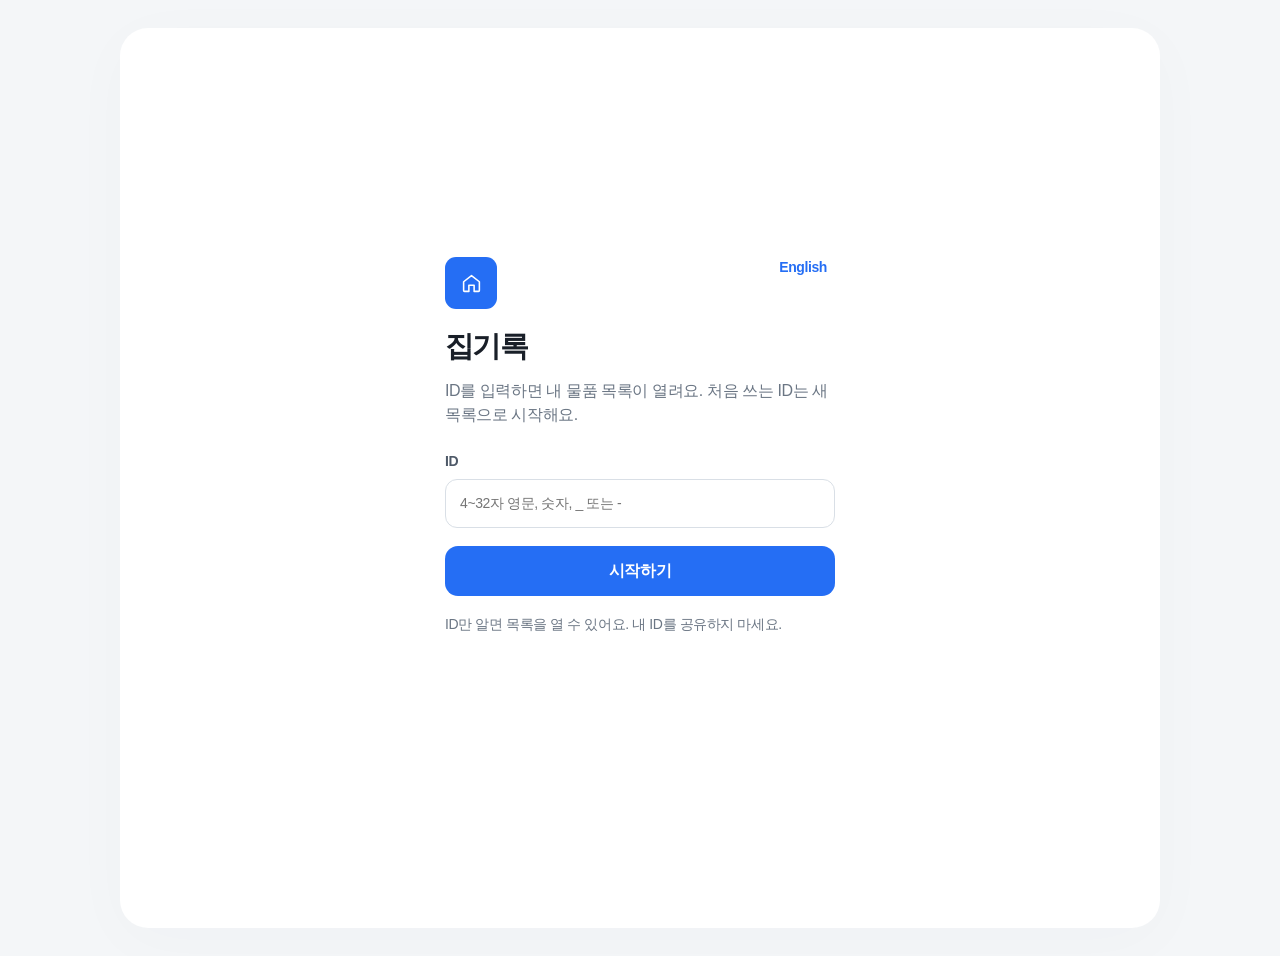
<file: apps-script/Index.html>
<!DOCTYPE html>
<html lang="ko">
<head>
  <base target="_top">
  <meta charset="utf-8">
  <meta name="viewport" content="width=device-width, initial-scale=1, viewport-fit=cover">
  <meta name="theme-color" content="#ffffff">
  <title>Household Tracker</title>
  <style>
    :root{--blue:#256ef4;--blue-soft:#eaf2ff;--ink:#191f28;--gray:#6b7684;--line:#edf0f3;--surface:#f4f6f8;--red:#c93642;--orange:#a9580b;--radius:20px;--safe:env(safe-area-inset-bottom,0px)}
    *{box-sizing:border-box}body{margin:0;background:var(--surface);color:var(--ink);font-family:-apple-system,BlinkMacSystemFont,'Apple SD Gothic Neo','Noto Sans KR',sans-serif;font-size:16px;line-height:1.5;letter-spacing:-.025em}button,input,select,textarea{font:inherit;letter-spacing:inherit}button{cursor:pointer;border:0;color:inherit;background:none;touch-action:manipulation}button:disabled{cursor:default;opacity:.45}button,a,input,textarea,select{outline-offset:4px}button:focus-visible,a:focus-visible{outline:3px solid #80aaff}button{min-height:44px}a{color:var(--blue)}input,textarea,select{width:100%;border:1px solid #d9dfe6;border-radius:12px;background:#fff;padding:13px 14px;color:var(--ink);min-height:48px}input:focus,textarea:focus,select:focus{outline:2px solid #7eaaff;border-color:transparent}input[type=checkbox],input[type=radio]{flex-shrink:0;width:22px;height:22px;min-height:22px;accent-color:var(--blue);padding:0}input[type=color]{padding:6px}select{appearance:none;background-image:url("data:image/svg+xml,%3Csvg xmlns='http://www.w3.org/2000/svg' width='16' height='16' fill='none' stroke='%236b7684' stroke-width='2'%3E%3Cpath d='m4 6 4 4 4-4'/%3E%3C/svg%3E");background-repeat:no-repeat;background-position:right 12px center;padding-right:34px}textarea{resize:vertical;min-height:100px}h1,h2,h3,p{margin:0}h1{font-size:29px;line-height:1.35;letter-spacing:-.055em;font-weight:750}h2{font-size:20px;line-height:1.4;font-weight:720}h3{font-size:17px;font-weight:650}.muted{color:var(--gray)}.small{font-size:14px}.eyebrow{font-size:14px;color:var(--gray);margin-bottom:8px}.icon{width:23px;height:23px;display:inline-block;flex-shrink:0;vertical-align:middle;fill:none;stroke:currentColor;stroke-width:1.8;stroke-linecap:round;stroke-linejoin:round}.app{min-height:100dvh;max-width:700px;margin:auto;background:#fff}.topbar{display:flex;align-items:center;justify-content:space-between;padding:18px 24px 10px;background:#fff}.brand{display:flex;align-items:center;gap:9px;font-size:20px;font-weight:800;letter-spacing:-.05em}.brand-mark{background:var(--blue);color:#fff;width:32px;height:32px;border-radius:11px;display:grid;place-items:center}.brand-mark .icon{width:21px;height:21px}.icon-btn{display:inline-grid;place-items:center;min-width:44px;padding:9px;border-radius:50%;position:relative}.icon-btn:hover{background:var(--surface)}.dot{position:absolute;right:8px;top:7px;width:8px;height:8px;border:2px solid white;background:var(--red);border-radius:50%}.content{padding:26px 24px calc(112px + var(--safe));min-height:75dvh}.page{animation:page-in .2s ease}.title-row,.section-title{display:flex;align-items:center;justify-content:space-between;gap:12px}.title-row{margin-bottom:24px}.section-title{margin:28px 0 12px}.text-btn{font-size:14px;color:var(--blue);font-weight:650;white-space:nowrap;padding:6px 8px}.primary,.secondary,.danger{display:inline-flex;gap:8px;align-items:center;justify-content:center;min-height:50px;border-radius:13px;padding:13px 18px;font-weight:650;font-size:16px}.primary{background:var(--blue);color:white}.primary:hover{background:#155bda}.secondary{background:var(--surface);color:#394656}.danger{background:#fff0f1;color:var(--red)}.full{width:100%}.btn-row{display:flex;gap:10px;align-items:center}.btn-row>*{flex:1}.hero-due{display:flex;align-items:center;justify-content:space-between;width:100%;text-align:left;border-radius:24px;background:var(--blue-soft);padding:24px;color:#1b4e9f;gap:12px}.hero-due strong{font-size:38px;line-height:1.2;color:var(--blue);display:block;margin:8px 0 6px;letter-spacing:-.07em}.hero-due .hero-icon{width:82px;height:82px;color:var(--blue);display:grid;place-items:center;background:white;border-radius:28px;transform:rotate(-5deg)}.hero-icon .icon{width:43px;height:43px;stroke-width:1.4}.quick{display:flex;justify-content:space-between;padding:22px 0 8px;gap:8px}.quick button{display:flex;flex-direction:column;align-items:center;gap:10px;font-size:14px;flex:1;color:#4e5968}.quick .quick-icon{display:grid;place-items:center;background:var(--surface);width:54px;height:54px;border-radius:19px;color:#47566b;transition:transform .18s}.quick button:hover .quick-icon{transform:translateY(-3px);background:var(--blue-soft);color:var(--blue)}.row{display:flex;align-items:center;gap:13px;padding:18px 0;min-width:0;border-bottom:1px solid var(--line)}button.row{width:100%;text-align:left}.row:hover .row-title{color:var(--blue)}.row-main{flex:1;min-width:0}.row-title{font-size:17px;font-weight:650;overflow-wrap:anywhere}.row-meta{font-size:14px;color:var(--gray);margin-top:4px}.glyph{width:48px;height:48px;border-radius:17px;background:var(--surface);display:grid;place-items:center;flex-shrink:0;color:#5f7893}.glyph .icon{width:25px;height:25px}.row-end{display:flex;flex-direction:column;align-items:flex-end;gap:5px;flex-shrink:0}.badge{display:inline-block;font-size:13px;font-weight:650;border-radius:6px;padding:3px 7px;white-space:nowrap;color:var(--gray);background:var(--surface)}.badge.soon{color:var(--orange);background:#fff4e7}.badge.expired{color:var(--red);background:#fff0f1}.badge.low,.badge.empty{color:#5e55af;background:#f1edff}.progress{display:block;width:100%;height:4px;border-radius:4px;background:#edf1f6;overflow:hidden;margin-top:11px}.progress span{display:block;height:100%;background:#4c8cff;border-radius:4px;min-width:0}.progress.soon span{background:#e29a43}.progress.expired span{background:#df6570}.divider{height:8px;background:var(--surface);margin:26px -24px}.bottom-nav{position:fixed;bottom:0;left:50%;transform:translateX(-50%);width:100%;max-width:700px;display:flex;justify-content:space-around;padding:10px 12px calc(10px + var(--safe));background:rgba(255,255,255,.97);border-top:1px solid var(--line);z-index:20}.nav-item{display:flex;flex:1;flex-direction:column;align-items:center;justify-content:center;gap:5px;font-size:12px;font-weight:600;color:#8b95a1;padding:3px}.nav-item.active{color:var(--blue)}.nav-item .icon{width:24px;height:24px}.nav-brand{display:none}.notice{font-size:14px;border-radius:12px;padding:13px 15px;background:var(--surface);color:#4e5968;margin:16px 0;line-height:1.6}.notice.blue{background:var(--blue-soft);color:#2457a7}.notice.error{background:#fff0f1;color:#a52d36}.empty{text-align:center;padding:38px 16px}.empty .empty-icon{display:grid;place-items:center;background:var(--blue-soft);color:var(--blue);width:76px;height:76px;border-radius:25px;margin:0 auto 20px}.empty .empty-icon .icon{width:34px;height:34px}.empty h2{margin-bottom:8px}.empty p{font-size:15px;color:var(--gray);max-width:310px;margin:0 auto 22px}.search-wrap{position:relative;margin-bottom:16px}.search-wrap .icon{position:absolute;left:15px;top:14px;color:var(--gray)}.search-wrap input{padding-left:47px;background:var(--surface);border-color:transparent}.segmented{display:flex;gap:5px;background:var(--surface);border-radius:12px;padding:4px;margin:12px 0 20px}.segmented button{flex:1;border-radius:9px;min-height:40px;color:var(--gray);font-size:15px;font-weight:650}.segmented .active{background:white;box-shadow:0 1px 4px #1a305514;color:var(--ink)}.filters{display:flex;gap:8px;overflow-x:auto;padding:0 0 12px;scrollbar-width:none}.chip{border-radius:9px;border:1px solid #e2e6eb;min-height:38px;padding:7px 12px;font-size:14px;white-space:nowrap}.chip.active{background:var(--blue-soft);color:var(--blue);border-color:transparent;font-weight:650}.toolbar{display:flex;justify-content:space-between;align-items:center;gap:10px;margin:8px 0}.toolbar select,.toolbar .selection-toggle{font-size:14px;width:auto;min-height:40px;padding-top:7px;padding-bottom:7px;border:0;border-radius:12px;background-color:var(--surface);color:var(--ink)}.toolbar .selection-toggle{padding-inline:13px;font-weight:inherit;white-space:nowrap}.toolbar-controls{display:flex;align-items:center;justify-content:flex-end;flex-wrap:wrap;gap:6px}.check{display:flex;gap:10px;align-items:center;min-height:44px;font-size:15px}.select-bar{background:var(--blue-soft);border-radius:12px;padding:10px 12px;margin:12px 0;display:flex;justify-content:space-between;align-items:center}.categories .row{padding:17px 0}.category-actions{display:flex;gap:0}.category-actions .icon-btn{color:var(--gray)}.crumb{color:var(--blue);font-size:15px;margin-bottom:14px;padding:0;display:flex;align-items:center;gap:4px}.subhead{font-size:15px;color:var(--gray);margin-top:10px}.profile-head{display:flex;align-items:center;gap:15px;padding:6px 0 22px}.avatar{display:grid;place-items:center;border-radius:24px;background:var(--blue-soft);width:68px;height:68px;color:var(--blue)}.avatar .icon{width:32px;height:32px}.form{display:grid;gap:18px}.field{display:grid;gap:7px;font-size:14px;color:#4e5968}.field strong{font-weight:650}.field small{font-size:13px;color:var(--gray)}.field-grid{display:grid;grid-template-columns:1fr 1fr;gap:14px}.form-actions{padding-top:8px;display:grid;gap:10px}.detail-hero{text-align:center;padding:10px 0 25px}.detail-hero .glyph{margin:auto auto 16px;width:76px;height:76px;border-radius:26px}.detail-hero .glyph .icon{width:37px;height:37px}.detail-hero h2{font-size:25px;margin-bottom:10px;overflow-wrap:anywhere}.details{margin-bottom:24px}.detail-row{display:flex;justify-content:space-between;gap:20px;padding:11px 0;font-size:15px}.detail-row dt{color:var(--gray);flex-shrink:0}.detail-row dd{margin:0;text-align:right;overflow-wrap:anywhere}.sheet-backdrop{position:fixed;inset:0;background:#101f344d;z-index:50;display:flex;align-items:flex-end;justify-content:center;animation:fade-in .15s}.sheet{background:#fff;width:100%;max-width:620px;max-height:92dvh;border-radius:25px 25px 0 0;display:flex;flex-direction:column;box-shadow:0 -10px 70px #0016321a;animation:sheet-in .23s cubic-bezier(.2,.7,.2,1)}.sheet-head{display:flex;align-items:center;justify-content:space-between;padding:14px 20px 9px;border-bottom:1px solid var(--line);flex-shrink:0}.sheet-head h2{font-size:19px}.sheet-body{padding:22px 24px calc(26px + var(--safe));overflow-y:auto;overscroll-behavior:contain}.sheet-body .section-title:first-child{margin-top:0}.sheet-body .row{padding:14px 0}.sheet-errors{color:var(--red);font-size:14px;overflow-wrap:anywhere}.delete-list{background:var(--surface);padding:14px 18px;border-radius:12px;margin:14px 0 20px;max-height:210px;overflow:auto;list-style:none}.delete-list li+li{margin-top:8px}.toast{position:fixed;bottom:calc(96px + var(--safe));left:50%;transform:translateX(-50%);max-width:580px;width:calc(100% - 32px);border-radius:14px;background:#26323f;color:white;display:flex;align-items:center;justify-content:space-between;gap:10px;padding:8px 16px;z-index:80;box-shadow:0 5px 25px #12213b20;font-size:14px}body[data-page=chat] .toast{top:18px;bottom:auto}.toast button{color:#9ac2ff;font-weight:700;white-space:nowrap}.chat-page{padding-bottom:220px}.chat-intro{padding:12px 0 25px}.bot-symbol{width:50px;height:50px;border-radius:18px;background:var(--blue-soft);color:var(--blue);display:grid;place-items:center;margin-bottom:18px}.chat-intro h1{font-size:27px}.chat-intro p{color:var(--gray);margin-top:10px;font-size:15px}.suggestions{display:flex;flex-wrap:wrap;gap:8px;margin:22px 0}.chat-messages{display:flex;flex-direction:column;gap:22px}.message{max-width:93%;align-self:flex-start;min-width:0;animation:page-in .16s ease}.message.user{align-self:flex-end;max-width:86%}.message-label{font-size:12px;color:var(--gray);margin:0 0 6px 2px}.bubble{font-size:16px;line-height:1.65;overflow-wrap:anywhere;white-space:pre-wrap;background:var(--surface);border-radius:4px 18px 18px 18px;padding:14px 17px}.user .bubble{background:var(--blue);color:white;border-radius:18px 4px 18px 18px}.message-actions{display:flex;gap:7px;flex-wrap:wrap;margin-top:9px}.message-actions button{font-size:14px;padding:7px 11px;border-radius:9px;background:var(--blue-soft);color:var(--blue);min-height:38px}.pending-note{font-size:13px;color:var(--gray);margin-top:7px}.composer{position:fixed;bottom:calc(76px + var(--safe));left:50%;transform:translateX(-50%);width:100%;max-width:700px;background:#fff;padding:10px 20px 14px;border-top:1px solid var(--line);z-index:19}.composer-tools{display:flex;align-items:center;gap:2px;color:var(--gray);margin-bottom:5px}.composer-tools span{font-size:12px;margin-left:auto}.composer-row{display:flex;align-items:flex-end;gap:10px}.composer textarea{min-height:48px;max-height:130px;resize:none;border:0;background:var(--surface);padding:12px 14px;border-radius:16px}.send-btn{width:48px;min-width:48px;min-height:48px;background:var(--blue);color:#fff;border-radius:16px;display:grid;place-items:center}.attachment-preview{display:flex;align-items:center;justify-content:space-between;gap:10px;font-size:14px;padding:4px 0 8px;overflow:hidden}.attachment-preview img{width:42px;height:42px;object-fit:cover;border-radius:9px}.attachment-preview span{flex:1;overflow:hidden;text-overflow:ellipsis;white-space:nowrap}.offline-bar{background:#fff5df;color:#85510c;padding:10px 20px;font-size:14px}.loading{display:grid;place-items:center;min-height:55dvh;gap:18px;align-content:center;color:var(--gray)}.spinner{width:28px;height:28px;border:3px solid #dae7ff;border-top-color:var(--blue);border-radius:50%;animation:spin .7s linear infinite}.save-status{font-size:13px;color:var(--gray);padding:12px 0}.support-message{padding:14px 16px;background:var(--surface);border-radius:14px;margin:12px 0;overflow-wrap:anywhere;white-space:pre-wrap}.support-message.developer{background:var(--blue-soft)}.support-message .small{margin-bottom:7px}.sr-only{position:absolute;width:1px;height:1px;padding:0;margin:-1px;overflow:hidden;clip:rect(0,0,0,0);white-space:nowrap;border:0}[hidden]{display:none!important}.busy-line{position:fixed;top:0;left:0;height:3px;background:var(--blue);width:100%;z-index:100;animation:pulse 1s ease infinite}.help-list{padding-left:20px;font-size:15px}.help-list li{margin:12px 0}.nowrap{white-space:nowrap}.skeleton{height:80px;background:var(--surface);border-radius:15px;margin:14px 0;animation:pulse 1s ease infinite}
    .chat-controls{display:flex;flex-wrap:wrap;gap:8px;align-items:center;justify-content:space-between;margin-bottom:14px}
    .chat-controls .segmented{display:inline-flex;margin:0;min-width:176px}
    .chat-demo-photo{display:block;width:min(100%,256px);max-height:360px;object-fit:contain;margin:0 0 10px auto;border-radius:12px;background:#f4f6f8}
    .voice-transcript-tag{display:flex;align-items:center;gap:7px;margin:0 0 7px 2px;color:#52657d;font-size:11px;font-weight:750;letter-spacing:.08em}
    .voice-transcript-tag .icon{width:15px;height:15px;color:var(--blue)}
    .message-item-previews{display:grid;gap:8px;margin-top:10px}
    .message-item-preview{display:flex;align-items:center;gap:10px;width:100%;min-height:66px;padding:10px 12px;border:1px solid #e6ebf1;border-radius:13px;background:#fff;text-align:left}
    .message-item-preview:hover{border-color:#a9c6ff;background:#f8fbff}
    .preview-glyph{display:grid;place-items:center;width:38px;height:38px;flex:none;border-radius:12px;background:var(--blue-soft);color:var(--blue)}
    .preview-glyph .icon{width:20px;height:20px}
    .preview-copy{display:grid;gap:3px;flex:1;min-width:0}
    .preview-copy strong{font-size:14px;font-weight:700}
    .preview-copy>span{font-size:12px;line-height:1.45;color:var(--gray);overflow-wrap:anywhere}
    .preview-link{display:flex;align-items:center;gap:2px;color:var(--blue);font-size:12px;font-weight:650;white-space:nowrap}
    .preview-link .icon{width:14px;height:14px}
    .demo-loading{display:flex;align-items:center;gap:12px}.demo-loading .spinner{width:19px;height:19px;flex:none}
    .select-bar{gap:8px;flex-wrap:wrap}.select-bar .select-actions{display:flex;flex-wrap:wrap;gap:4px}
    .entry-content{min-height:100dvh;display:grid;place-items:center;padding-top:36px;padding-bottom:36px}
    .entry-panel{width:100%;max-width:390px;position:relative;padding:28px 0}
    .entry-panel>.brand-mark{width:52px;height:52px;margin-bottom:18px}
    .entry-panel>p{margin:12px 0 24px}
    .entry-panel .language-choice{position:absolute;right:0;top:16px}
    .app:has(.entry-content){padding-left:0}
    @media(max-width:979px){.entry-content{min-height:100svh}.bottom-nav{bottom:0}.composer{bottom:calc(76px + var(--safe))}}
    @keyframes spin{to{transform:rotate(360deg)}}@keyframes pulse{50%{opacity:.45}}@keyframes page-in{from{opacity:0;transform:translateY(5px)}to{opacity:1;transform:none}}@keyframes sheet-in{from{transform:translateY(30px);opacity:.5}to{transform:none;opacity:1}}@keyframes fade-in{from{opacity:0}to{opacity:1}}
    @media(min-width:980px){.app{max-width:1040px;margin:28px auto;min-height:calc(100dvh - 56px);border-radius:28px;padding-left:210px;position:relative;box-shadow:0 12px 65px #18304f06}.topbar{padding:28px 38px 8px;border-radius:0 28px 0 0}.topbar>.brand{visibility:hidden}.content{padding:24px 40px 70px}.bottom-nav{position:absolute;left:0;top:0;bottom:0;transform:none;width:210px;max-width:none;display:flex;flex-direction:column;justify-content:flex-start;gap:8px;padding:32px 22px;border-right:1px solid var(--line);border-top:0;border-radius:28px 0 0 28px}.nav-brand{display:flex;margin:0 0 42px 7px}.nav-item{flex:none;flex-direction:row;justify-content:flex-start;gap:14px;min-height:52px;padding:12px 16px;font-size:15px;border-radius:13px}.nav-item.active{background:var(--blue-soft)}.composer{left:calc(50% + 105px);bottom:28px;max-width:830px;width:calc(100% - 210px);border-radius:0 0 28px 0;padding:15px 40px 20px}.chat-page{padding-bottom:185px}.divider{margin-left:-40px;margin-right:-40px}.toast{bottom:35px;left:calc(50% + 105px)}.sheet-backdrop{align-items:center;padding:30px}.sheet{border-radius:24px;max-height:90dvh}.sheet-body{padding-bottom:28px}}
    @media(max-width:360px){.content{padding-left:18px;padding-right:18px}.topbar{padding-left:18px;padding-right:18px}.divider{margin-left:-18px;margin-right:-18px}.hero-due{padding:20px}.hero-due .hero-icon{width:65px;height:65px}.field-grid{gap:10px}.row{gap:10px}.glyph{width:42px;height:42px}}
    @media(prefers-reduced-motion:reduce){*,*:before,*:after{animation:none!important;transition:none!important;scroll-behavior:auto!important}}
  .metric-grid{display:grid;grid-template-columns:1fr 1fr;gap:10px;margin:14px 0}.metric-card{background:var(--surface);border-radius:16px;padding:15px}.metric-card strong{display:block;font-size:26px;line-height:1.3;margin-top:5px}.shopping-entry{display:flex;align-items:center;gap:10px;padding:12px 0;border-bottom:1px solid var(--line)}.shopping-entry .entry-copy{flex:1;min-width:0}.shopping-entry.done{opacity:.55}.shopping-entry.done .entry-name{text-decoration:line-through}.activity-line{display:flex;justify-content:space-between;gap:12px;padding:9px 0;border-bottom:1px solid var(--line);font-size:14px}
</style>
</head>
<body>
  <div class="app">
    <header class="topbar" hidden><div class="brand"><span class="brand-mark" data-icon="home"></span>집기록</div><div class="btn-row" style="flex:0"><button class="icon-btn" data-action="refresh" aria-label="새로고침" title="새로고침"><span data-icon="refresh"></span></button><button class="icon-btn" data-action="notifications" aria-label="알림"><span data-icon="bell"></span><i class="dot" id="notification-dot" hidden></i></button></div></header>
    <div class="offline-bar" id="offline" hidden>인터넷 연결이 끊겼어요. 텍스트 메시지는 연결 후 보낼 수 있어요.</div>
    <main id="main" class="content" tabindex="-1"><div class="loading"><span class="spinner" aria-hidden="true"></span><p>우리 집 물품을 불러오고 있어요</p></div></main>
    <nav class="bottom-nav" hidden aria-label="주요 메뉴"><div class="brand nav-brand"><span class="brand-mark" data-icon="home"></span>집기록</div><button class="nav-item active" data-tab="home" aria-current="page"><span data-icon="home"></span>Home</button><button class="nav-item" data-tab="chat"><span data-icon="chat"></span>Chat</button><button class="nav-item" data-tab="list"><span data-icon="list"></span>List</button><button class="nav-item" data-tab="profile"><span data-icon="user"></span>Profile</button></nav>
  </div>
  <div id="composer"></div><div id="modal"></div><div id="toasts" aria-live="polite"></div><div id="busy" class="busy-line" hidden></div>
  <input type="file" id="photo-input" accept="image/jpeg,image/png,image/webp" hidden>
  <input type="file" id="camera-input" accept="image/*" capture="environment" hidden>
  <input type="file" id="support-image" accept="image/jpeg,image/png,image/webp" hidden>
<script type="application/octet-stream" id="demo-seoul-milk">/9j/4AAQSkZJRgABAQAAAQABAAD/2wBDAAgFBgcGBQgHBgcJCAgJDBMMDAsLDBgREg4THBgdHRsYGxofIywlHyEqIRobJjQnKi4vMTIxHiU2OjYwOiwwMTD/2wBDAQgJCQwKDBcMDBcwIBsgMDAwMDAwMDAwMDAwMDAwMDAwMDAwMDAwMDAwMDAwMDAwMDAwMDAwMDAwMDAwMDAwMDD/wAARCAL4AasDASIAAhEBAxEB/8QAHAAAAgIDAQEAAAAAAAAAAAAAAQIAAwUGBwQI/8QAUBAAAQMDAgQDBQUFAwoEBAYDAQACEQMEIQUxBhJBURNhcQcigZGhFCMyscEVQlJi0TNykhYXJDRDU4Lh8PElc6KyRGOTwgg1NkVUZIPS4v/EABsBAQEBAQEBAQEAAAAAAAAAAAABAgMEBQYH/8QAMxEBAAICAQMDAwIEBQUBAAAAAAECAxEEEiExE0FRBSIyFGFCUnGBFSORsfAGM6HB4dH/2gAMAwEAAhEDEQA/AN9aYIXu025NvctqNpeK7YNmMrGDYRsvZbTylwwW5CkOcs8dYu2u5XWjGkdDUQOtXc/6rT/+osDe3BYx1U8zoEkDrhc4r+2PSaVV9J1ldczHFpGOhXXUM93ZP21dxJtaUf8AmIHWryP9Xoz/AH1xj/PPpAyLK6z6If55tLAkWFz9E7Hd2Ya3e9bejI6c6P7avYH3FEf8a4qfbNp0GLC4PxCDfbNY9NOuP8QTsd3aTrd7/uaA/wCJAa1ekH7q3H/EVxan7ZLNxj9nV/L3gkPtity4humVf8YTsd3azrV8CPu7b4OKB1u+j8FuPiVxVvtiokwdLqR/fCpre2Skwkfsp5H/AJidjUu3jWr4YLbeY7lA61fE4+z/AFXD/wDPMwtn9lP/AMa2fgPjocVXFxR+yG3NEAyXTITsd23cQ6xWbe2n2zw/Dqnw5b0KNVgB/Fg5C1rj9zhp9Co3dtQEHsvbw7qY1HTmyZqMEHK5W8tx4bHpFNtS8ph7xBPVbILelzy2tSA7LWNOHJUGBOyreIe6e5UgbW60pF0irSHYIttqTT776RC0/[base64]/yiVzqi5zKjXA7GVL+Svh2u0cC5rmnBCqrH71095WM4Tv/ALTZ0g4y5qydcxUcfjCzArPeUvXqsBccU3FKs+kLemQ0xJVR4quY/wBXpZ9VrQ2LE+infH0Wtnim5kfcUkDxRddaNKE0Nj32ChBPQrWzxRdbilS+SH+VN6P3KXyTQ2XlIzGFze4vH2fEdao3BFSFsZ4pvowyj/hWoazXdcag+q8Na52TA6rMwsOh29wy6oMrNM8wzCJ+K1LhfVTTeLeofdO0lbYXTkdlACeiHVE90vmUAOFCVCcwEEBPkoThCVEE6KKIb7oIVBvPwQxk/[base64]/2fV/C4ssSeri1a5SechZTheoaPElg/b70Ko7zxCwv0i5H8hXM2dF1HUh4mn1hG9OfouXhvKSOxIS5RvHAryIbK266jmd6LR+DHnxA2d1u9bB9QswsufaiOW/rf3l516tWbGo1sg+8vITutIhOUDPVHp3Qnugnoh16I+SCAFYi/zcn0WXPdYjUP9YMKSsKresaVYObIIK6DpF19otG8xkgLnX7w65W58PPLaIGVlWdJjCA2QLp6ygUQUDvO6AOcqSgJKm22YQQB6SgMlAlTKCCIiUMKFAJyZUKhyMoEoJPkgSpOSCgSgk57hQ/mgD1U8woIhKkwlcUUSY7wgSJ36IFKUBmfigogSgP5IICVCVAD3U+ChIBQIHkgfgq7FzodGXZaAIK2Gg6H5WgezC7D7erQc7IyAt7Y6CDv2W0Zd3vUfqsHxTai+0K+tyJL6RgeazNu7mZHkhVp0wBz1abSRkErdZYl8y0dGvwC0WddxaYMUyrhoepESLC4j/yyvpqlp9FjGPLacPEghoKS7o0KJAfVpt5sgQFeldvmocO6o8Y0+4x15CrW8M6u5pjTrjH8i+iOa2G9ZnyR57bbx2j4KdP7m3zyzhTWnDGm1/8ACrG8Ia28SNNrx6L6BNS2IxXE+iHiWsT4+J7J0m3z5V4I16ty8ljVEeitZwHrzm4094+K74bm0BzXJPkEv22zH+1d8k6TbhFH2fcQB0iyI9XL32HAmv0L6hXNpAp1Gunm812g3tpH43/JB17Z7czz8E6TcvPVY77E5jxDvDgj4Ll1bFZ4jIcR9V1SreWbg78ZwuX6jH2+uWCG85IBS61Z/g2ry3ABbM+a6BUMhpjp1XNuE38t0F0dxBY0jssQstF1sAalWAEZXhM/BZDXwRqVRY9aRDhA7KboHAwgGfVQ9FPVRACcSsReZuD6LLOWIux985ZlYUAw4LcNAINJpBWmkkFbRwxW90BZVssGMoDaDlEHCBOVUGeiiUFHr3QExlAnvhSeqB9MoCCooln1QGVBkygT36IZQE/[base64]/UGvtnOoiXxiVrl9QfUp+HykkPP70YXrtaZp0vDb0b3UnwsMppd3VrU+W6DRUn93ZanqzeXUq7f5pWwafTeyoC7ErB8RDl1Sr5wVmJ3C+Hq4Zf/prV0umZoMO2Fy3h10XzDJ3XULch1qwjaFYSWj8U3DKGqkVCc7QFihqNBzgwOMnyW4a5w8dSuhVZX8LEHErws4MotMuunz5BXaMMDISzlbB/kpQnNzVQdwnbx/rFY/FNmmBMEpSQFnH8JUcxc1j8VRV4RZ+7d1QmzTEkiFiLnNV3aVsdzwxUoUnVBcudyiTK1qqIJneVJlYec4dvhbBw9iCteceq2Hh8YBgrKtrpulk5lE5Pkq6WGJsk+SrIqTPVRAoCilQnaUDThDv+iBKkkBBJx6qeuyB3hA5QEnp0KBICk/VCUElQ7SgDuECY6oDOUB+aBUwoDP0SlGclD80AQO3kigN/NAJQdKhmCgPNFRTZQ9kNlBO6HN5qISEGgccW5sOMqr2thtcCoPVdN4duftOk0Kk/ugLTfa7ZltSyvWj8LuRxWX9nd342lmkXEmmdl0mNSkd4bjbuh4Xtvh4li4gfhWNpOh4jusk13PbvaeoRGIHSUQfkUCIJHZRVTSEA6CvJqF/b2NLxbqs2kzu4paWpWlSiKzK7CyJmUHulCISseHtDmEOaRuE23RAlcgUyYmAsAbai576jq5aahkgnbyWeuP7NYR1u6eU0Q+HEgkoJe31paWNS5umgsojJjdV0dRt73TWXNj/Z1PLKvbYMuKFSnd02uZU3b0Rdp9KlZihbMFNrdgAisbZ6i99fkgtIPVY/iYTqJcf3mhZShpDqdfxI949V4OK2+Hc0tsthZkeXQyW3jCCup2R/[base64]/4khu7knNxV/xFNwrrliaFrbMoNqshgjLsr0ivSP8Ataf+ILjDbiuP9rU/xFHx65/2tT/EU3Bp2O6uranblz7ikP8AiXgOo2Y3u6QnzXKXPe6Q57iPMlCE2adVdqtg0Q6+o480n7b00CHXtM/Fcu5MIhvkmzTpv7e0rpeMMea1virULW8r0jaVOfl3PRa0wQrGlTZp77B4bXYfNdI0bU222mw5pdGcZXL6D4qt7St/0g81s2e3VCRq+0HT2VXMdQrAtMGQqH+0CxJxQqlazxfpngXfj0x7jt1gQ1Nmm/[base64]/CQYXQoHZMGgZhaQlkXC3YKm4C9odNIry7ZTh0M2VCndaJx9pnLVF1Sbj95byd5BXj1S0Ze2jqLwMhByKEYws3dcP1qNw5oHuzgpG6HVxIKjTDgDqiBnCzf7Bq+cI/[base64]/[base64]/6gIT8kPNAQZ6qTlKZCBdCBp7KEjqlkgbIEygO5SzARLsYKRzoCDyX7z4YaN3YHmtr0rSGs06gCBPLK1jT6BvtZo0olrTzHyXQAWtAaABGEGDnCEqZKCoaUCUshSd0BJlAnopKEoIUJ+ShKSUFkoFLMqSgKBQJxul5kDKE7JC6AgUDEqSlkoTlA/[base64]/VCUoKE5WhZKXm7IT3QnCB5QJSA5hSd5QEoH/[base64]/[base64]/[base64]/JQHsgtJQlLPUhSe6Bp2UJlIT2wpKKeT3U6DKWfNQGN0DTlSZ2Sz1Ck/mgaVJS7qZ3CgaVJyl6KT8EDTjb5qTI7BLPyUk5hASTCrru5aZMp5yvPVYa1anRbkvcBAQbJwpb+BYvuKmC/[base64]/2jVDUeJZTGPVeCq4CmXLYuHqIs9MdXeYc4cxQW3P+matSojLKXvFZk4ELE6FTLnVbp34qhwfJZUGSqgqQfNTzUMojUAcZUHrlD4ITndFGVCcoSoTmUBUS79fVSfNBDsgNkSdwlJkwiieykpSc7qExiUDJeihxugT/wBkB/TCkpObOCoXHsiGmBugI/[base64]/mg8+kcP32qsNam1tG2Bg16shnoOrj6LOUeGtKptIrV7q5f3ZFNvwEErPandGrWFNkCnTHK1rRDQPIdFrvFfEFLh7R33z2Co+QynTmOd52/qVJkmYiNylThnTXj3K13R8yWvH5BeY8JNcPudTYD1FWkR9QStMt/azd83+laXQeP/l1HNP1lbXwjxpZ8S1q1CnbVbavSbzw8hwImMELO2K5a2nUA/hHUxHhvtaoO3LWA/OF5a/DWtUWF506s5o604f+RK2m81G1sKXjXldlCnIaC7qTsAOpPYIWmtWt491K2uCKjW8xpkFj47wQDHmrtvcNGuLW6oGK9tXpH+emW/mFQXCd87LpNLUjVnwrsPA35agd+qlV1OrivRo1Sd/EpNd+YTaubkwMlLzrf62naRVJ8TTrcE9WAs/Irx3eg6G22NQUK9JwcB93XMfIgp1DSyUOZZ92h2Dz91dXLAf4mNd+RCprcNVWUaVWnfWz21J5Q4OaYBjsVdwMKXYylLgDgeayD9B1Hm5aNOnXPalVa4/LdeC6tLm1cRc0KtEj/eMIVC8/moasBUl0zBHwKHLzGAZPYILvE6qeJvlRtncuwLescT/Zuz9FbS0u/q/2dlcuIzii7+iCjnU5gSva3QdXflumXcdPuirmcL668w3Srn4tA/MojGc+EOfKzDOENecB/wCHPH957R+qubwTrjv/AIek3+9Xb/VBgebqhzFbIzgbVzl7rRo7mtP5BO7ge9Z/a31m07Q3nd+iDWObsoXTutrp8EPcSampUWtH8NJxT0+CqXPFTUzy920OnxcmxqXMQFD2W6Dg7TmyX392W+VJg/MpKnD2h02sDqmo1Hu7FjR+SmzbT5UGFuI0LRmkf6NdPH81zE/Jq9NLSNGDPe0x2/W5eU2NGmAmC22+4bsK1MmzdUtanRr3c7D5dwtWuratZ3D6Nwzkezcd/[base64]/ALHQd/o9jNPBw6p+8f0+BXavaHq+m6Jo1xdVbivRuKhNKgGMD5qEGCAYwN/gvnN9lRqVHGnftcSZ+8plpP5rnftGnkz5I/Fk3UKbNT0iwpW9KpQuaVEvlgJql/4jzb4yMHHKtj9kVq1uqasWHmbSa2m13cc5z9F5qvC1/atZRpPNG1Fi2vUum3kNY51PmIIOBJMQM5Wf9i2kXZsNSuRbPc11RjJbDhhpPT1WYjuzj/OGU43FSlp9K6p0XVHW1ZlVjmOAfTdMAhpBDt8g9Fihd311ro/[base64]/JdFtnU3UWGjy+EWjkjaIxCzBijW1hbLZyqa7QbGszd3unPqrzOQCFXUEAzmdyq7MM8hoHTor7g81jZkNHKGObM7nmJ/VYjiqtWsdMuq1u9rKrGF1MuHMC7phZu8oVLWwsrSsearQogVTGTUOXfUx8FNdleCzn7YA2ZWxVLh7BIceVmSDkFafw3eV76rUq1aTacValJoa6fdaYmeuQVsN5cinbuJj94fQ/0TwjY9OsdOuXB91p1pW9wul1BpJx6LY7PTbKypt+zWdvQIGfDpNbn4BanwLqLL806Q8QPo0xTdzsIBG/MD1BxkLbq1zSq0azqNRr/CJY6DMOG49V0r4JeS6ruc8yYjsvJUe9x/EfmnfjcQqyMJKFl05JJQJd3lBxg7z5LH6Xq1tqoujaF7m21Y0HFzS2XAAmJzGYUHteYG6qdvAMeiwt7xCaGpVrKlbUqj6JaHGpeU6RMtBw12Tv0WRfeNttOfd31M2opMNSq2efkA3yN/[base64]/sbOvrFWvc316GB7aVNzmvglwpjlEAbEt37ppm3hkuF9Su9QudRpX3MTRqs5IZDWgsaS2e8k4U4qpiozxCPeowJnoei9nD9O2Gq6wKJqmq6syrVbUZyhhcwQB3wM+axvFVc07p1Bow9gJ+BRaeGCnKM5KUKTlVs0zuj0SzlFAx8yggVCfkgnxWU4Yt/EuX3DhhuAsRUPux3wFslq37BowgQ94+MoPRYD7TqdWs7LafutWY3ErwaNQNCzBd+J2SvcFUMPVEH6pRumByghRz2QypPmEHPpRnOUIUCKE5UlRT1CCIElRQeuEEmCtq9l9ua3FlGpEtoU6lT/wBMD81qu5W+eySnyXupVcEtt2iR0l3/ACQYf29W9Svpdtdtnltrgh47BwifmAPiuL8xdAyZX0XxnYM1bRb+zd+KrScG/wB4ZH1AXzvb03PuKTGD7xz2tAPedvmud/O3hz1+7bKcS0H22pVxWuLipcU3Npl76Ia1wAAwQew+i6V7ILi4t+G6zmVHN57lxxiYDQub8SUbl19qDq9JzKtKqHVuWvz0yXHBaCNuy3bhW6q6V7PaNW1bzXNzWcyg07F7nQPyn4KR5dOPSbZNQ3rU9doW95Rr3r/tF3SbNCkQajh5tZ3/AJo+KwPEOsXuo17u9bpt5SqV7MWgebRrvCHPzF2HSZ22WBumDSOI2ULW4uq1z9jfcXXLX5TWqDIknAxzGOyv4Z1m6qafdVdR1Y0BTbQDalQNd7xZzOABGZkYWt+z0zfHE9Ots/Z3Wk67aNoU9C01lNtanUrus6po1GuY4H32FgMY2+S2sO0uoMUq1L0fI+q5ZSOq6lVuNToPo2uqWLi/[base64]/JXFXxKlCmebAkwO5hVaaK1DSra1NR7vCY2ZPU7n5kq110aVJ1eAfBpPrER8h9FkZL2bPq3nEFS6q+PTuGU3NFB9AsbTpuI6/vHAG/wW+U6zG2dzTpD3ql5VB92J97J8xHVa3wbe16Oo0GVnVKrbql4nLyN5aLhDiAQJODAnstlt9Sc68NKncUrmm9hrB9NoApZEMMTnM9DgrrHhGOoalVuNWubAWVwxtu1rvtBH3byYwPMSvY6lVds1x9AvTUv6rSYfHwVDtRuOlUqIrda13CBScfgsVwvY6h/4i660q5szWvKldvjOYS9roj8JMRAGVkqmpXEf2rlh9K1TUH6tq1O5vDVp06tPwQ1vKGNLJjzPcoDq2mXdetcUKXDYuHPHL9prOotaSWwHZJcQ359l6naDqjOHRZUq1F1422FIVriHtc8NjmcDuCe6wGvnXLzUw22L/srWNh3299CXZnDGk9tzCv0y/fW0GnVtqlw7mpucz7TU5380ndx6T9FfYZ/TtIurfTqFK7uqNWsymGvqktZznvAwFjLbRb1vE93eV6ljTs30GUmv8cmoeUkzyxABLj16LF6Bf3VxotCrd3VO5rv5uapScHNPvHaABjb4dd143Pqniuk/x6xp/YnnwyfcaedokDv6qe6Nm1zSaFyym39oaa2mHHxDcUPFgd2zifXCbStM0XTrKnb29/z0xJltP8RJkneMmdsBavrX2us+kaNC3uqADhVt65hriR7rpg/hg4jqvJwvXqjTqhqUhQa+u91KnTMsDDEch/h/5p7DeajtGa081xX+DAsLaX/[base64]/[base64]/wBqsJMxHkbuvS5iHU8blzCSPkcrg/EtrS0XjWq5rC63p123DG/xNJDoH1C+i6OpaReP+5vqBd0JcF4de4S0niBrHaha2905ghr2vhwHaQZWJjcdnLJTrjs+ebrVaN1ozrdzHi7dWHvfumkC5wHqC4j0hb3prX2eg8IPP9j9oHPIwOcOhbDdeyTRHumlRvKX/l1uYfUFZfUOFrOtoA0lrK9Gmym1tJwMlhb+F3qDlZis+Za40TjydVmq6jf6dWp3v2nS2MtKd54FWoyqG1/[base64]/2WMYQ7sFL2o2iynJy7MDdeplGOnKBuTsF4LgMq3zuRpcKTRBOJP6BHJXTsqdxcMvLpoJpe6zE8oOeUeZ/[base64]/67rJ65TIeyo05nlI9V0Rrr/2p+2jUdXoDTRSgUuT7w1O/[base64]/C3JQZogWWlMot/G/CyunUvBtGM2MZWPePtGpMptHuUhJWW2IHZVFjSmHmlbCZA3XCZLPzRG6BhsOqhaTmUGkE4KaR5oOaSpJ67KAylwD5KqbmQlCYUlA0wpzSlmFJCBp81tOtso2fCtWlWpsc5tK1Y3mGzy1zz9HLWtPoG7vqFuzJrVG0x8TCzvtNu206NvasADq9apdOERDfwU//AEtPzWL+Hh5ltUiGli4a0gtHLn90wvRS1a8oVA6hf3dI/[base64]/[base64]/FevWXOfSaWkNJErllt7X7gU64OkU31alR3M5tfz9Pglvfa3cvphn7HZTd3dcj+ivXVn9Rj+XSXM5uXmIAeJHkeoQdYEwS/fyXLG+1a/LWj9m27Wgzmuravtb1dznMo2Vm3lEA+ISD5qddWf1OP5dLOm/zOPwQ/ZY3eX/Jcpr+07iKp+F1pTnoJMLxVPaJxE8mdSo05/hpyp6lWZ5eN2X9lMj8LyPMpf2dQaYLSfUriFTjriCqDza04elJeZ/FuuVGmdbvPMNaAnqVZ/WUd3Nlbfwt+JU+zWg38L4lfP8AU1/U6x+91bUHeXPCp+33D55r29diSfGKnqx8Mzza+0PoflsaYlz6IHwVb7zS6bffurZvaXNXzwawqAc3juA/iquygTTdA8BpgdST+qnq/szPN+IfQL9d0OkPvNTtm/8AGF5n8X8M0559Wo/Arg00h+G3pT/dT+MMRRpCP5Anqz8MfrZ+HcKnH3ClMf6+HnyBVB9pXCzMB1Woezablxf7VUBlvK3tDQFHXlxJ+9d8FPVlmeZf2h2VntN4f5/9TvHA9qJwtN4z4msNfv2Nsba4oFjZ++aGz8FpX2uq7BqOj1S2Dv8AxXmJJLqZGVquSZnUuuHk3veIlmgYR6pB5Js7yur6RpyoDsUuwRGwUDEwsxw+wU6NS5d9VhcuLWjcmFsFRng2VG3p/iqQIj5oPdorOZj67xJqEn4LItz0VFswUqDGARACvbkyqiwbSnCraiDJnqgsbIicIz2SjdMIQEYiE8pAcpx8EHMJIQBgqSgVVGUCcqISgaSVJwlUGSg2TgajS/aNxfXBilY2760zHvkcrB6y7HotS4lq3N3emtWvrmo9oDB9oaHANGAJGy3BlP8AZ/C9tSI5a2pPNy//AMpstpj4nmPyWu3tIVKziO68+W3s+NzMm8mo9mvtNb+Fjv7kuVgLW5eXD1aQsi635TIzCAY4HB+C47eLqeKn4btqjT5JvCftLGyNgZXt5SZBz3WV4b4VveI7s0dOpQ1sGpVcYZTHme/kE8+GqxNp1DXhRcYiBjqMqxtBxPKGFxPY5XbuH/ZXo2n8lXUqj9QrDPK/3aYP90b/ABK26y0fT9PbyWNpQtxv93TA+oXaMUz5e6nDtP5Tp8yu0+5a3mNvVAGZLHR+SDqHjyaIDX8svbGMbkf0X1OaZIAkEecry1tIsbj/AFiytak7l1JpP1C16P7un6L4l8tsszUeAQAwH3ndgpeNp3PjV6VAW1KgwNoU2NlzunM49zkk/BfSFfgrhy5Dg/RLQtJzys5J+IylPBXC9tT5naRZ06bGnmmYAj1j4p6VkjiXj3fMTNPP2c1a1VtOBLg/oPJUPrNo25ZbVw+pVy/w2H3R0aXH8gvpqhwnwlrFoTbaZp9Wycf7SiZLz/eBwsddeyTh2uea2+02fYMqcw/9QKvp2b9C8R8vnKnTuQ2abDA35hgLL2NiTUfX1F1RjadPmo045PEeR7u4OMz6Ls7/AGO2wd9xrFZo7OotP5EJD7H6Zho1lzgCS4mhmf8AEszS3w5Tiyz/AAuPiyqNptoGoGsZOGHcncyuh8Jeyj9paK69v67rOrWbzW7OUExGHPnMHtvC2/QfZZp+n3tO5vb2pfeGeZtI02tYT0ncn0W+BhHUEdMbLVMf8zph4073kfMmt6Jc6Nf1LPUKQp1aZ9Q4dCD1BXhfRpuYwCn74J94H8QPSF9IcUcLafxLbCnfM5alOfDrMw9n9R5FaY72Q0ef3dYqhvT7gT+axbFMT2cMnEvE/b3hyR1uwsBbHYjseyqdSHRoC7RT9ktmKbmVNTrkuIl4ptGRsd/mqx7IbAwTqd4e4DGBT0rM/pcvw40aflKUM6ALtjfZHpI3vL0/8TP/APVXU/ZNoLZ5qt68noazR+TU9Ky/pMrhoYZMiQnLQQAAY/e813Vnss4cbg0bh3ebl36Bexns74ZYwTpzHQP33vcfzV9KzUcPI+fSDG26UDt13X0I72e8Mv8A/wBqoAH+Evb/APcsbf8Aso0O5B+zeNaOPVlTmHycD+anpWJ4eSHCndSCkJgA9FvvEvss1nS6b6tkP2jQGSaMNe0ebD+hK0mppdQAg06jjMR4gELExMeXmvSaTq3Z5y9LIndekaTU28E//X/5JTpFaT74pjsKk/opuGN1+VTcDcDHdLb1GN1O3h4ySMHyV9HQ3O/HXqCewDp+YXou9DZSptrMNU1aRBDqjp+Q6LVZiJdMV61vE7e/dEKtruZs902269T751NkvRGfkoPZpNHx71s/hZkrO24FxqBd+5TEDssdpDPs9lUru3dssvpNLw7bnP4n5Ko9xPYKxnnhVDeVYwoiwFEFJjumachA4TjzSdPNMNs7oHGPNOIjcqsdE8gYlByzmIU5kJ7qYVUQ5CVEPVAZXr0qzq6lqNvZUB95cVG02ntJ3/VeKey2ngKmKFTUNXfPLYWx8M//ADanuN/Nx+Cks2tFazafZdxNeUq2r1hbwLe3AoUQP4GDlb+U/Fa1XqGT59uq9WoVY5miBO6xjjJ3Xjmdzt+btbqnfyLnZMFBhB7lIQRsN1YxvlhZSFzXAACF272W0belwbavtwOaq576pG5dzEZ+AC4ZOcrdfZtxlT0C4dY6i4/YK7p59/Bftzeh6/NdMcxFu72cW8Uv9zspnoCfRK6q2mPfqMb5OcBHzWl6lpFxccRtv9Uva99oNYc1I0KrgylIwHBv7v8AN814faJZaLQ0Vttw7Ytudcqx9jbZS+o0EiXuiRywD+LBXqiZfob4qUiJ6t7j2b86/s6Tg2teW7XHIa6q0E+mUzdSs6hHh1xU7cgLvyC4dq/EGqaVoOh2tO+ubbU61xy3bS8sr0nDBbyFo5GkOEQcwtr9mGsajrGha3e6vfancU33gpUfs/NUqUwBPugAwMjotQ4brvToD9atG1DTJqseP95QqNHz5YWtce61bWugVq7dRqOZIp1qVqGiu5rjB5S78OCZME+iwWra7xrR1VtTSbe/bpFLkFVt3Souuqjeb3ntpiHQBsPJbW7Xrmnw5danYOpcRvptBZQt6XhVBmCHCSZHUQDjZO67rLX/AGf0dK021FXhnV7b9nXzBUrWF7Wb41B/LEgg77AgiPNYngI67wlwjrNbULPwprB1Ord3IFKk0tjnJHMSJjDRKuu+MdPq2dhc6xwxp9869eWvtbVhfc25H8THME/ML36ZqGgXfEercKWGiXFuaNMvqMp1GhleA0wWOwD73XsndPt+V3A9Lii005rH6szWrS+LX0NSYTXFHo5rmOc08sjcHBmQtf4f4h4uZwzrte4uK1S6sblga+7e2i1tM8wMFzc5AxI33WWsr7RKWu1OH7Gxuqd/RBc61NoByiATDqdRrdiD8V67fXtIu9a1DhK70W7uKgpffsbUc9jmgNdhrnSPxDbKbOjfiWG4d4m1qnf2rDrFS+srhrX161waVIW7ti1pdPOB5bq/g/[base64]/hCvfOFqdU5W3lv4Q5XEuaNzlh5XArdP2No9zq7r2rTp3d7RhwNaqavgTkcrSSGfABeDjLhex4ytrVjr19F9nVNVlSgWvIMRBn0+iExPswXE+vap9qr22ga34FZlYsfVvvs1K3pAGCMjnd2GPmpw7xHXt7ihT1/[base64]/wA3n81uFneWt4x77O4pV203mm403B3K4btMdR2V5HRSaxaNS55Mdclemz5pLCwkOBkHaNkp5js0/FbL7QLWnacXX9OiAGF4qQOhcAT9StfjMYXz5jU6fm8kdNpr8EY1w6qxzA/D8lA4AxCIjdGNvFHLjsYTE5yrLpga4OGAVRleuluqH6Pi5PUxxJ5RY3ne1g/eMJBjqvdo9HxLvmOzBK29LJ1G8xoWjGyNys2wcjGtAxCxOmjxr2pXIAAPK1ZWcqosBVjSYVLfLCsBQWA52RBhVjfdOEFoM/omElIEw6wgsByngd0jUY80HKZIUJMqSNphAKqMwFOaRshMgKSEBBJW60aX7O4Js6JEVdRquu6k9GN9yn/9xWn2FtUvL2ja0BzVK9RtNoHcmB+a3Hja4pjUKlvQM0LRrbWl/dYI/ME/Fc8k6q8XNv049fLVLp/[base64]/wCT1wIjUrEd+enWHyhpWoydPbb7OH6T9UikXrSdOiDiPgrVXMbc16jTSM0zd0fEFM/[base64]/hquH6rfrfszHOj3q6HacBalbExrL61U7VDbPoOA7SyQvTw/wTf6Fr1zq7tRt6l1WpPYPHrOe0kxBI5Q7p/EufU+JNaotAp6ret8vHcf1Vg4t4gaZGr3U9y+T9QnrR8L+tx/Et5ZwZQtNV/blvxDUq8Rmqar6/hc9KoCINM0m7NjGDIWPp8Ma3W9plbiGro9O5tKlMczX1fCbz8gbI5hzYLZ2WuU+NuJG5GrVz/eDT+i91Dj3iMDOpF3rRYf0V9WG452L4luur8J31/R1G/vDSur+4Y1tO0puDKMNIIDi4HmI7kbrDu4Y11ok2jw4jIbVafhusY32g8Qt3uKLv71Bv6J2+0nXWnP2R3rRj9VYyVhvJzaZZ3Zv3B1rqFDQ/s+qMFOu2o8BnQN6R81rFzwHqfvUKD7QWpqGpAMVpmZFUgvb/iPZY1ntQ1dpHNaWTv8AhcP/ALlc32qXzSPE021PpUcP6q+pVmOTimPKytwxf6lxdqVtqrbuzt9T05jTVs3FzHPpkBvO87mOhiV7NPFLVTplzUuqOh1tOre+Bam3r1A2WljhPKGO36jtC8rPa0QfvNHEbHluP6tXop+1mz/2ml3Lf7tVp/or6lflqORi+XiubfUrK212npkXNtV1Jtwx1vXNR7Lap/altNrpJBGxHUkL1PZ9/W4c0i4uNQsbvTKpp3Dar+azcB7rXEHlgmIwHD0Xrpe1PRTmpZ3rD3DWH9V66XtM4ef+J12yf4qM/kVeuvy1GbF/[base64]/mgvDent0niHW6NJ1R1C+qtvqbfAeGUy5oDxzkcpJOYGQsvrWq2ujWD7u9qBrG/hbOXu6NHmtO1b2n2rGlmlWj6r/463utHwGT9Fz/AFrWr/[base64]/ecegOMSsBa2lFl7QbfHnJqNDmgzic52C2DiWne6zxrqFvp9JzvvnUqYa2IY33QPIABSe0bh+n/AOn+Di5Oab5vxrG2Iv7i41C6NzrF3VvKx/3jpjyA2AWZ4H1C3sNeY6/+5ta1N9B7wJLA9sc3wXp4j4VtNN1ayttMuW1hdUWu8etWBa+pzcpDXARv0V2pcI07TiSrpTNTDG0qLaj61WkSA4/u+7+ZhY6Lxbfu/oM5uNfD0b1Fon29vD2XHsu1djw7TLm0vbZ+adXxOUlvQnBHyK3PgfgalodB9XUmW9ze1D+Ll5hTb2Ej5laLoQ4h02v9n0nUqtuMkNrs5aRPnJc0eqytvxvxc62uavgWb6No7krXDmgMa7+9zQfgu9YpWdzWXyOTHLz09KuSs1/0n9t//HQdS0Oyq1qV7QZTtLu2Ie24YOUx1a6IlpEgyuPajq9rdajdU9Qtad9aiq8UrhkU7gMk8pDwPex/ECrtX1zifXrWs6pc+PaMbzVadm5vK1vdwb70euFhaem3r7Ztyy0q+A4w2q4crT6E7/BZy5JtqKw3xPpeKKWjlzFt9tfH9/l6LzRgbV97pNx9ts2CagLeWtQ/vs7fzCR6LFCYWRtqmo6NdUrynTq27wTyPc33X9xOzgeoXq4nsaFKpa6hY0/CtNRo+OykNqTwYeweQcMeRWInfl+R+t/Rq8HWbDO6T/4YQk8sBO+hWa0c9Go31YQpSafGpmSTzD819JNzTE9tl1pTrfCwYPW331p83U3cpILQ5p6OVlPybHxWb49oEcaahTpsJdUqt5WtGSS1uwU4Xsryz4k06pc2Nwxrbhk89F0QTGceaz099OfRPX0sTzw3cT6qtzicE4X0LVsLSq37y1oOnBmm0/ouPcKaNpN/xLc2GsXLqLaTnNpU+bk8RwcRHN0x06rdscxMQ9GTjTSYiJ8tZJMwBhI6ebH0Xa9Q4W0HS9Oq3Frw8y/qUxIpCXOf8SSufXfEek06zmVuDrOiQY5aj3McPoEtj6fMs34/p/lb/dqBJ3IQkE9lttLWeDrohl7w9VtQf37W6Jj4EhbHV9memalYU7zQ9QuKTarA9guGcwM98AhSKTP492a8e1/wnbl8iTAhGF7dc0e70TUn2N8wCsyCOU8wcDsR3BWx6R7Ntdv6LatcUbFjxIbWcS+P7oGPisxWZnUOcYr2npiO7TjMZP1RDjIknyW7Xvs/[base64]/xhr/AOKXREpwY8x3W00fZ9rrmRUs6bHdHCu35EdVRc8DcQUG87rDxQ3/[base64]/ASfgvCxrnuDWglxMADcldl9nHBjOG41nWa7RfeGQy3AkUQRmT1dHbaVQPaNbNtNEdZWlAOo2zaNuwBshjW5lx2E48yuTupPqudzVOv7mAtr1/ja51+gbGkxtGjUqmq6Tl56Fx2AWKr2NtSj7NdUrpwHM80wYHkB1z1MBebLPVO4fns9uu82hiaVuGTyUebzc76lXVX/ZaMlzRVf+ENwGjuvU+jVc2a0W9JuQIk/wBJXmp0WOa+u9sZ3dlxHl5n6Lm47ea0pnxPFe6SyXAAHEbLcNfa7UbZ2vabUeadw1rdQosJmlVjJcBux24O0yFr4p8zA+rDQ7IpjYevdezTr250248WzrOp1IgwMOaehGxHkVmZ9n1vpf1S30/N6kRuJ8wotNRurc0hSdDKVQVmMf7zQ8dYWSHEl27VbnUbqjbXNxcgNd4jDAgR7oBwrXDRdUM1mnSLo7votNSg4+bPxN+EjyVb+FtULDUsGUtTojPPZ1BUI9W/iHyXP76+H9K431P6dzo3ExEz7T2l6afF1yadOlWt6delTaWtp1TztGI2IKxmnatWsqriACyo6aozNQTsc/8AZeS4t7m2dFzb1qLp2qUy38wqBUAMAhScl58y+lXjYIiYrEaln9S4gFR1enplsbK0qiHUm1XSfVwifRPT1izPDzbK8oV7mtRfNFj3h1FoMTvJB3wMLDWtje3j+W0s7i4J2FOk535BZRvDN5QAfq9xbaXT/wD7FSah9KbZcfotRe8zt5s8cPBSPUtFYjv57/8A6v1PUqF3plnpWjMuWio4PqWwYwNNYwBywJd6kocYPFrS03Rm1G1H6bQLKzmmR4r3czmg9YwEP2tZaPTdT0ClUdcOBY7UK4AqQd/DaMM9cn0WP0PV62j37bujToVXt/drUw8fXY+YXWJ3+T+f/WfquHkVjjcf8Incz8y2v2ecE3V5eUdS1Si6haUnCpTp1BDqrhtg7N6+a3zVOMNG03U6VhcXM1Hkte9mW0T05j0/TquW6xx5ruqNdTfdC3ondlAckjsTufmteBcc4XSMkVjVXxK8muKOnFH+rqPtJ4cuLh1HiHRvvK1FoNQUskgZa8d4/KOy1aw4/wCIBdUW1b8vYXtDgabDInPRebhrjHVNAilQqitag/2FWS0enUfBHivW9I1jkuLHSPsV6TzVaranuuP90DPrhJtE96zpL5a2/wAyk6n3h3EmW4XG7y20sca6pZapZXd1UrXUW4tqoYZcZgzgzIXR7LizQattS5tWtA4tEh1TlIMZ3XMeN69m/jh13RrU7i2c+jUc+m/maRA5hI9F1yTGol6+Tes1i0Tvu3G0sqlgwNtaXFdq0bNDqdZo+BJWWsad3qReypc3g8MDF/pzBPoYEr0W+laDWptfaVjyuEtNG9eJ+T15atjeUqz2W1tqr6TTDX0tUB5h3h5wumnoiNLLvTnabbuun1tLptp5LzpuR/hdKxVzxBf1WkW3E+h0T3dbvaR/iK98ahS3bxGz0db1f6r1WWpmjRLL621W5Mzz1bESB29wQhrfaOzl3E1jfUKo1qvr2n6pXFVmaFbme2MtPL2ELofDfH+karRZTvKzbG8IhzKphhP8rto9crV/aubG7tbO4sqFWlVpvcx/NaPpS0jGS0DcfVYa11nhI29Nl3w0/wAVrQHvo3BHMYyYnquO+i0vD1zhyzET2/dkuLeAtUqahcahpMajbXDzV9yoC9s5gyfe9QVrDuG9dp1A06RfB89KLvzhbDa6zwfbiaFtrdl/5Fz/AP8AS6BaaH9os6Vey1/WBTqsD2F1dr8ESN2p0VtO4Iw48s7rLz+zilrlHR30tfbUbyv+4FUzUDI2PlO05Wre2HTdLtn211beHRv6ziKlNkDnbH4yO84nrPksjr5oWF46y1DjXVbapyh0OpyCDtloC1mvw5w9dVHVBxlSfUdkur0HAn1JKtvx6W80/Z6Uf+Zh0H2cXelV+G7anpbadJ9JgbcUx+MP6l3UzvK1b2n6hxBZarirWpaY5o8LwSWNJjPM4Z5p/Ra7w7onNdV6lpxLZWNxbVTTY81CzxB0c13UFdAsLfjH7MAb7RtXtniJqAkPHqBBSJm1deCtpy4ujWv6OXftjUWVBUp6hdFwiKgqODj5HOfVdL9l/EOpaxSubfUHm5bQgtrEe8J/dcevfumOjXAqc1bhDRalQ7mlcBoPwLV7G1eJLO0NHSuHdPtKbfws+0CB8AAClazWd7TDhvit1TM6/pKv2oW1lU0Hx67Wi5pva2k7ZxncekZ+C5Rytd7rnFhjDomfVb1qPDXF+t1g/Vxa1WieVvihvh/3YGPrK1PXtHudEvzaXhY93KHNfTMhwP8A1C45YmZ6tPFzIta3qdOoY5zYMTPmEWtzyxuraYe+mYYKrWDIA95v6pRyl0sBA7Li+eoDW072m90Q53Ke3ksy0ysVc0g+iZx1mV7NPuBcW4fPvDDh5r04bbjT7f0/L1Vmk+z2E4TtJwIVU7SnYRuV3fUXApx6Kpm4Vg9UFo3zunadu6qaVYHILGnCcdFW3Bgynb5IHCYkpJwmBEZGUHJTtJQ6IEpZVVtXsy0+lqXGdhRr/wBmwuqnzLWkj6wuxa9Z1qlBxbRrVjyw80X5mM4XGfZrXdR4z04tMcznNPxaV364Y+rbipRuBb1QI5nDDh2KsJL5tu+FeIbSs6lSpvGYBqUHSPJekcM8X2bfHdYPqMieZjCJ88hfQdvRpc4bUeLqu2XuqO/CxNdW1K6ptL6pFOJd3I/osenEvPPGxz7OA0tK4srUhXudNc63pugc1VocT5CclF9trzgWVOHq4IdzQxoOSBAweg/PK7XqlJrKX/h9erSuqjS2m3ceZPb1WNpaVf0A3nreK7d3Mcz1WZx1cp4WOXIXM1Rrj4+j6gwDEig4wqnXD6Z+9tLpv96i4R9F26i80nclakCe7Wq0vt3D+zBB81n0Yc54FfaXBzqVAgh/iNPmwhWUNVoseHtufCP8QdBldwf9jyX0257leZ1ppVcONa2pOHmxpn6KThj5Y/Qa8WcxocbanSaG09br8owA+pzD/wBUq7/LbV8EaoJI/dp0/wA4W/1NH4fqNA/Z9s7pBotx9FS/hXhioPe0y0xn+yA/JPSn5dP0+aO0X/3c+ueJtVvGltxq1zUY7901iG/ILGOqOJ5pnmOTK6g7gfhepE6fRbOYbzD8iqn+z7hl0htF7B/JXeI+qz6M/Ljbh5rebbc0nCgAmAM9V0b/ADc6I6TRrXbJAGLk/qFRV9mem83uajetO8eK0/m1PSlynhZWgCTOACmHNEA7Ldz7MKRceTWbpv8AwsP9Ej/ZldH+x1hxjfmoNP5OU9KzP6TN8NLkzAEjyUGJwVtp9meqMy3VKLvW3dn5FVu9nevtAAvbJx7Fjx+inp2+Gf0uX+Vq/M7riEJkTOYWxO4A4kDi5r7F0DMPc382qirwVxK1uLO1ee7bkD8wp6dvhJwZY/hYTmMYwe6dl1XpmG1XtA/hcQsi7hHianE6UHD+Wuw/qqncOcQtEu0O5/4eU/qnTb4Z9PJHtKulrGoUh93fXTD5Vnf1WT/yh1uiyny6zdU38vvNdWP5FYr9k6zSd72j37XNyCKJMfJeeta3tPNXT71hnPNbv/om7QbyV+WYv+JdZ1Cxda3moPuKD4ljnNyQZHSVgw+AW8o33IkhVu5mf2lCuwj+Kk4fokNxSaYc7lnGVmd+7FrWnyvY7lkAzP8ALst00D2i6hpWm0LFtrbVqdBvIxz+YOjoMFaM24o/71nz2TNrU3D3ajD6OCsWmPDVMlqTusti4u4m/wApq9CvVs2W9Wk0sJpvJ5hM9e2fmsFgnJKXnbOCPJMwT1lSZmZ3LNrTed2Dkg7wFv3s840s9D06tYan45YKnPScxnNAO4Oe/wCa0KBzRsmAIJnPxVraazuFx5bY7dVW/e0PiHRdesLepp9xWF5QdABpFvMw7ifIwV4fZrxMzSNWq0dSuXNtLhkFzyXBjxsfKcj5LUOUnpuo3aYiOqvqT1dTrPIvN/U93YuLNb0TVtCuKFnrFuLkDxKPLU5Zc3MfESFyptw1zh9pbzgD8bPdfHn0PxXjmTM47Jw/HUgbqXvNp255805p3MPa62Ab49nW5w05LQWvZ6t/USEtOs/ml3K8Z/EJleTmDh1x26J2VnNEEBwmYO6w80w9jxSqt9xvI7tMhUaafCv61I/[base64]/[base64]/tungeG2O0rXSf4iJ8hso50A4wVdmmyjWrdwk0xnukdqWn1D79Fj+5IWuBp3OT2SGZ8ymzUNgdU0Kp/aadbukfvUmn9FQ7TuFKs8+kWZJOZoN/osIWnaYQf4mAHZUZmlZ9mXfw5wW8kHR7Un+UEfkUHcIcF1GkjTxTBMe5UeP1WHBdGXEehVnM5lJoaZyVNR8M+jSfaHudwJwc4EtZXZ0ltw/+qrPs64Xfll1f0x5V5/MLxtqPcYLuvUwrfGqZl5Eee6nTX4Znj4v5YW/5tNBIinqt+07iXsP5tVTvZhp5BFLXroDpLKZhMbmsR+Nw8kr7mqNnu+anTX4Z/S4p/hUP9lxOaOvkN/noNz8iqX+y7UP9lr9AN/mt/6OXrN5ctMeK4HrlB+o3XL/AG7iPknRX4Z/R4fhjqnsz1ilBpazYVCejqTgI+BWM1DgTiS1aTSdYXzicU6ReHfULL19TuSINQ/1XkOo3gPu1SJKdFfhP0WL4alfaBxlScY0WoAOxP8ARavrOncRWrS68sKlBoE8zpXXhrmoNZy06jsbw8ha/rl8+7IFe8rl05Zz8wB9EikR4brxcdfEPDwj4/7DoOuS8uMkB4ghs4ELNsPdVtgQIjorGwd1t6IjUaXNg7JwcYVIMb4VggwgtB7FO05joqQY2Vg88oLArASqmnITg+aCzbz7JhtlIEyDj1OqH0w8dU8rG6bXBmmT5iV7piVWmV4ZM8Q6fP8Av2fmvpltMPFFzs8rQQF8ycMHm4h04D/[base64]/d3RI5sTntGEpcQBurAeUDG6B6NAGoA4gRulvKwqVeVoAYwQ0eSArFrCew26LzBwOzSe5VDyJguAPkFDygYydwUhI36DokgxJ+vVQWycnEHuMoZJ/[base64]/ANeS99Ki057eSa6pGnUoOILQ4HlkbhBAZJ7J27qpuFYDJlVFze4TtOyqaU480RaCPgmDkjdkzYhBaCJTtKqa4HHVWM3yUFoOUZPRIN04MDqg4FRqOp1A5vRZlrw9gIMysG0FZGwqy00z02WpVsPCf/6m07H+3avpsuDaAEAgNG/ovmThDPFGmCP/AIhq+mKxAokA7NwApHklgNQuHPJAkMJ2lY57TzgtaXdcFX3Umq4EwPNefmIMNMKBpMSW8pKUyNxj1UMyZcHdkuY6mPqgbnzPQbAIFwLcuglTI/[base64]/EQVA7eCMLzl0YCQOBJG3kg9WMS4KF3uhoMkryc+DuUpc8unJBQe+hyc5L6kBo2lCpc02kk5HQLxMe7kecwqqjyZM/IIPVVvRjlBkry1blwGCc9FU50iSUhBbEuJ6xCAvqGAXEE+aqc4dvNGQ2SfXKrcS4EoEP4vexKUgGSTCJjaZ75SkB0CQI+SBHkAlAAEbyeycUwHEmPgq6hNMGevdBZ9rFBvuUg89yVZeULyj4Fa/c1r69MuZT6tbiF7+DtHF/e/bLymTa0DPL/vHdB5+anF7nVNcfVrGKpYIp/wADeg8vRVGKaeysCpafNWN3QXN9U4O2VSDHn5qxkoLGlWDZVNKZpgoLWROBndWglUt/NWBEWg9QnB/6hVN2TfNBwsBvTKNJ3JUDtl7KWk3M8pABV9LRK9QOlwHLutNMzwK3xeLdKjrcNX0pe4pPGMDovnH2cUOXjnSqJzFaZPkCvou/gUKkk/BRJaxXA8QmSSfoqXNgn3h2VlQt5jE/[base64]/hEIGYzA9EIn3uiBnfhHNgdEoxuCfMIuaMH6nolMO648kDB8YBPolNSSf3o3xso4e7mDlDDRtuEAkiZ6hANLRMhs9R1QgTJd8kwkiCZQRoBOUDjYSfVA+7kmB0UJG/fsgLnnwwyQDueyodiIknoJTPdv0G8KqcDMfogjmkjfb5JHlwgjKZzg50Z+SBjaZA+qCp3Md2wlAJgjplWEkl2D55QA97Pb1QVPaQIISxgGVfDXH4JQ0ExDj9EFYzhuTtCyGn6ZQFQOvGVLmsDItqZADfOo7p/dGe8KWdpVqOJpHwWA8rqwEuJ7N8/PotisLOnbUG06bOUD5nzJ6lUZGwu/[base64]/qiQCZLsJDjIMnsgR5DTMFGCIJz+iLjAOfijIjfdFIQeXLo7oEbGQD+SOBtJ6JHNMiCPOUEiXOJ/NAs88eeyeCBg8wPbCTBO0IFLcx7rpQfIwITcs7QJ7pTvG6AgAwZk/[base64]/ZtGduqL7LmkTlWj5KofonB6KotBTBICmYgtarGqlpyrWnqgsaU7VWMFP2RFjd08O7hVj5Jxsg2DkA3Rw3ZeWpcBzt4KpdX5T+LyXztP0EQ2Dh4c2pMJ6AlZXXi3wIkrBcGVBU1R53ikfzCzHEMikGg+o6L2YfxfK5n/AHNMAfeBOwHfqlBn0HdRzRJnJ8iiAQ0xHxXR5QwRmFDJ/wCtkOU/9HZGOUx2QQNac4gbklJIe4tJJhEwQe5QbDRkSUBbG/[base64]/Y04JHr0C1K79pF250WljQpt6F7i4/otJqVHPeXOJc4mSSZJKQrjOSZfdxfT8VI+7vLd7b2jXjXj7TY2729eQlp/VbXoHFWm60RSpONG4/3NTcn+U7FcitLW4vKvhWlGpWqH92m0uXuraHrVg0XNWxuaTWHm5w2eU98bKxezGbh4J7R2l2rJbnPWQldkSASegKwPCHEjNU0KpXvXgVrURXdG4iQ6B3H5LO29xSuqQq2tRtWm4S19N0grrE7fDyY7Y5mLR4QzBLtj5bINnbl/SVaabiRzGEDAEDJ7hVzUuEdCT1OyUtAEbq4ifQfVIRAk/[base64]/FdTw9GqRILiAtIZsPQLbuMnn9nMbuC6SFqM5VFoTt691UFYzZBYE4VYTtPdBY0p2qtsp2kQZQXAZynbnqqhCsaewRFgymHklGwndNzAdigpbeYkOVZu/NYIXnK8jm912yU3cOwV4NP0HVDpPs3qGrfXj5wykB83f8ln+ITHJIzvC1n2QVBXdqbyPwim3/ANxWycR5qNh2IXsx9qPj8md5ZYXmaDy8snttCOTuM9B0CJwQBEfmgXRALfqtOBZ94SOqhxndHqQAATnCU467oAeYyfP5KZkR7yPMRgkR27oAHv8AJBIc0j949MqOdP4RzHuj+E4jbr1UJEbwOkII0EGcSg4873Hec5UxPknw4A/BBU9oAJiSMx5JJPMJIPknqMlpA37osALQMz3HVAhcSIbAnzSkcx5ZcfRO9obJO/kvLf3ttpdjVu7t/h0qYkycnsAOpRqIm06g13dULK3dXuqgpUaeS9xhc24o9oFxcl9DR5t6O3jEe+707fmsJxVxNda/c++TStWH7ukDgeZ7lYEkndcLX32h9/i/T60jqyd5bX7Orc33Eb725JeLSmakuyS44Bz8Std1q+fqGq3V1UcSatQuE9B0Hyhbp7JQ17tUYYksZ8veC0nUbWpY6hcWtdpa+i8tI+OPopP4w9GOYnkXj4iHljGdk9vQqXFelQpCX1XBjR5kwl64WzezvSKmocQUrnkP2e0d4jnRgu6N/X4LNY3OnozZIx0m8+zpfDuhWui6bTtqDQXRNR8ZqO6kn8lkX0wW5AhWAZwJ6pi082G7lerw/I2tNp6p8tKttHbp3Fl1St2ctrqNq5xpjYOBAP8A7vqufadq19od/UNlWczkeWuYTLXwYyF2y/NKjQqXNZgHg03EOIyBEn8lwWq8vqPeRlzifnlcsnbWn2+BPrRbrjfh1/[base64]/YFTdS4UvanKRz3hgHyY1bJrRLrmDO3Zemsaq+Zlnd5l4OoPVLicKYwNyhByZjqUYMTGScTAgbpQObIJPr0CnTE52CgJJOTGyCcoOYj4JWyZJz2wnMicpOu/RBAPdJdtsoZjO/QBDlGwkJpz7shBPQSVDkY232ULpnmJ8kW8vKR0KBSMwAEGydxDR8k8R1/RR0DBIwgqfNKmTzczRkk9AuNcecRu1vUDSt3OFnbuLWCfxnq7+i3j2oa4dP0gWdJ/LWu/dkHZn73z2XIiJ9VxyW9n3vpnGjXrW/sU74ypG0o5ghLgnquL7baPZvqTNP4jYyqQ2lctNEnsZkfXHxXReIOFdM177y5pOZVAhtVhhwHY9/iuKNJa6ROMhdU4J42oXtGnY6tVbSuW+6yq8wKvaezvzXalo8S+Nz8GSLevi8+6m39mOnMrB1W7uqrJ/AYbPxC3HTtLttLtG21lRbSpNH4Wj816wTuD8sptpkldYiI8PjZM+TL2vOyEAmNo80I80f3tif1WucT8XWGiU3UmPbXvIgUmu/Cf5j0/NJmI8s48dslumkbY32n60LPTBYUqn311+Jo6U+vz2+a5Tk9IXr1S+uNSvKl3eVDUrVDJPbyHkvL03Xntbqnb9TxcEYMfT7gszwlrTtC1mlcSfCcfDrNHVh/pv8FhvhIREzBUiXovSL1mtvEvoimW1GhwcS1wBBHUd04bg7nstc9nGoftLhmh4p56lsTQdO5jb6ELaWhxMEZXqju/HZaTjvNJ9lbaRE5ATsbHutJkndMBn3vorGscG4wHYPdHIQxsYHxTtO+PkliYACsONh0KBg4ACUHOB/Fv8kAdhOVA1oIO/qgA5fOSo6C4A7JomUjy0QenmgUOziI6JRuZJPZN7h2ET2SxiZn9EGlcY1C7VKTQcNYTAWHC9/[base64]/9iTSeCfEn8d3VPr+EfosrrJL7twaR2MLw+xqmW+z6yLsB9Ss7/wBZH6L2aqR9rcWu9ZXojw+fb8peIsIIEn5IkOIg98ZULvdJnfZKHODp5iQoiHxDsDBRfDSATIQ55yTI27pAXbATnAQO10jb49Ag0Qe4RPNt3QIJAgknsCgkTIChECB03Q/CTg+aIxtAB7IIQ4kkxCPN0JKJkmMiBkpfdDAYmEE32Oe6gIG8mCoCehkR2S3VYW1rVruMBjC4/AT+iLEbnTi/tF1D9ocUXUGadsfAb8N/[base64]/AHmj4FZb/OPrnLn7LI6+F/zVdpwba6vTqO0LW6VzUpjmNGtSNNy1yvp93Q1F2n1aD/tbX+H4QEku7CN1fuhw6OPlmdxG4/ZltQ4y1zUGFlW9c1h3FEBk/JYF7iSS4yScytnqcFV7K1Zca7qdppjag91jpqPPlAUsuEbbVHOp6Pr1vcVwJFKpSdTLvROm0+VplwY4+zx+0dmrnt9EMDbqvVqWn3Wl3r7S+pGjWp7gmZ8weoWbsOCr2pYftDVLihpVoQCHV5LjO3uj/usxWZei2WlYi0z5a0ZkYUOAOoWz23DejXtdtva8S0zXceVjals5rXHsDKxuvaBfaDdChfU2w/LKjDLX+n9Cr0zHdK5qWt077t09jFwT+0bacDkqjPqD+i6VGwBiZXKvY3/+dX4zHgNP/qXWRIdA/Jd6Tur839RjXIn+yMaW7wSUS4xEzCIEkEouAGRIC2+ejCQIPVPJHr5pRJaJMFEECZgz5oC4nEBKTnb4Il7nQBCkmNwMboBtkkY7pXQZIj1QO+/zU5ZEGJ8igmTuTgpXEcrjI5RmApg4GwVF04tt3ubO3RBz/Unc+oXD4/[base64]/KVMF2Rk7z2TEjYHm9FIBlomOoQjl2gecKImwid+gCkOJMGB+qJgjlB2+qH4W5djsgkktiRHdB0kgDB8kwBgDm+myBABx9UCkdPLKnqYTCM7Z6BQhozlACC6M7qBmZc7A280T2k57KcoEAz6d0EIbE5WL4meKfD+oubEi3qRjb3SsoYBidt+6x/EFI19CvqQBdzUHtHyKOmP8AOP6uACIgdF0H2NWznX2oXMe6ym2mD5kk/otBtqFW4rMoUKbqlWqQ1jGiS49l0YatR4C0a10228O41Oq8VruchgO49YgD5rz087l+o5szbH6VO8ywHE9jTv8AjvUqN1fUbFnMD4tUGMNbAx3W9aHaUdI4AuWW15SvaQp1qnjsbDXEzgA9ohah7QrJl++hxJpn3tpcsa2qW703jHvfDHqPNbHRItfZJOQXWbj/AIif6rpHaZeLPM2xY437xGv3a77Pb3XNLoufZ6RWvrG5MktEHmGJafp8F7NQ4Ys7+4qXP7C16ze9xe6nSFNzZOTElYvhDSri/sH1GadXu2B5a17b40GtgCRHx3W0aPqtXRaT6Npp1kGvdzONXWGvM7bnZSvju1ntNck2x+f+fv8A+nl0e2fw42rU0bhnVK9zUbympdOaMdoHRYHQ9SfZcfuvOI6XgVnlwqcw/si4YMdgIHoVs9pp2i3zbq71Z1G0uHvLgynqpqc05nBEZ6Ln1h+yHXFwdWfeuHNFI27mzEncu+CW7a03hiMnX1R38T8/7ts9pGianqOqU9Q0+k+/tHUg0Gh7/JG+B0O8hePgbhnU6OtUNSv6FSwtLUmo59b3ObEQAencr18H6Zo2r3dS00y81m3dTZ4hPjNaCJA6eq8/E1HQLDUq1hf3et3L6Ucx8Zrm5E4n1UmI/JK2tFf00fHx31/q83HOuWOo8U2te3AuLa05WudGKsOkx5dFsnHVrV4q0WzueH6gvG0XFzqNNw5oI3juO3mtBqHQTqdIsZqH2HkPiBz2eIXdIO0bLdK3C2hafw63XG1NUZSdSbU5W1w1/vRAmPNImZ21lrTF6etxMeOzV9H4P1q7vabatnVs6IcDUq1hyho6xO5We9qWu2V8220+zqMruo1DUqVGmQ0xHLPU916eGdH0Ximnc8tXV2toEA+Ndg8xM9h5LUOI6ejUK9S30mldtqUarmPfWqBzXASMADukxqvZqlvWzx1ea/t/9bb7GaJNfU7gjAbTpj5krqA2Meq072T2BteFxXc2HXdQ1e3u/hH5fVbnjAMFdKxqHxOdfr5FphGvGxBwMyFJiIEo8rcnlz6qAY2iepWnjES6RE4yhtAgR6otOC44JOyhgGScHt0QCQD7vVB5k4EjsUpEuhkjsSoAOgQFxJGOUGOiq5pPKIJ6hMASfeEdVOYZ90bdEAwG9j23Xk1MubaVeXeCJXqH4cyfMrH65VFLT6zgYlpQc+/fJmck/[base64]/PC876z6T4bp+FwrplMCOWzpbf3AsLc+7WdkblbJasFLR7anAAp27G/JoWs1XEvcQBM9V6PZ8qfJWxGMKGDEEmVAJnOO/[base64]/d3ADKnk8DB+I/JaKPiF5bRqdP2XGvXLjjJHmXqt9Ru7a2q29C4qMo1xFRgdh48wsvc8YX1fh9uimnRFu2m2lzAHmgfFa/PcIEnDYkKbl1tipaYmYbFw/wAY6joNg6ytKdu+kXl81GSZO/XyQ/yqJc4nRtIBPX7IP6rXjiREFQ+sq9Us/p8czNtd5Zx/E7y0gaVpLZEf6m1YLucAnKP0QPlCzMzPlutK0/[base64]/JADIIkieplBwBaD0CJce3zVbzEFwM9EBfEQIjssLxY/k0x4H72CsvOQQPmtd4yqxZsYd+YZQc+tqvLqtXs5xGVmAVrReWVvEG5dP1WxUX87Gu7haFuOiZuMpQJAgKi9um2lEucQDGFBXrWpMsqBhwDyPkufXl0+8rlxPuzgK/WdQqXtyQHS2c+aGn2bq9RrQJk9FqIF2l2D7is1rWzJXQtI06nYUAAJeRLivPoelMsaIc8TUIWVkzJ9FJlDgpgkBTNOVFO05T57AqsdMYTfBBzkPBKtt/fr02DdzgPmVjaVWMFe/R3CtrFlTn8dxTb6y8LzPqz4fUd57lkWgD3WAfRapUaA44knz2W1aq8C1qAZyVqrzn8OT3Xql8krnZiZ9EQZkhvxSDOzVGkgQzfqSVlV1MET7zpKV0Bp6klD3oiOvQotaOX16goIX4gcygyB0Uc4g4Gyk4z6+aA5ggFBpwYylEuJMEgBGQJnE/NAQ4gwR8CESZG2fRLEjsN0R/Kcd0EIOM+SgOJ7dUQCDkZ+iBOJOewQY/iDSqGs6ZXs7kSx4werXdCPQrhOqWFzpV/WsrxnJVpGCejh0I8ivoiCQC7oJWr8b8I0uILUVKUU76mPu6h2cP4T5fksXr1Q+nwOX6Fum/4y4qd4yh12IV9/Z3On3VS0vKTqNekYcw/9beaonz3Xm8P08TExuBJnJGfJTHbyUDcx0AQ26k/oijuOyh3jqEJjbKn/eUUMHZEHogCOuETvvKgI9ThQEzuUoiM9Ft/BfA9xrdVtzftfbaeMjEPreTew8/ktVrMz2ccuamGvVeScBcJVeIL0XF20t06i73z/[base64]/[base64]/GOjMe4uDr6j1/nCxdO3h0dQts9mNuHcd6KImLprvlJ/RcYe+3iZfSGsPAtnd5la0/3nZOFseskttc9Stec0Rg/wBV3l88skgiDHmN1D7ojHoiGkxO/aVAzBggdZ3WVRpByAROU/NygAuElIQSQZJAzCYcoy4b90BBj8I2CEmZ7+SMB0mR8ksDmkESUEaCMzk+agDZyJO2yECJ2TAgNAGT1QEn92Y6KGRI2AO6gOJ/JQmTA7boI7P4ZQkesdkTsdzCnKepMeSCEmM91NgRJCnKDuTugAC+RIA80GH4j4Z0/X7fku6RFRuGVWYcz49vJct4i4G1bSHPfTpm8thtUpD3gP5m7/KV2su7j0hR4a73TiMnCzNYt5e3j83Lg7R3j4fNpJDiHCCMQRkKCZjZfQOo8OaRqc/bbClWd/E5sO+YytduvZjolZxNF11bx0bUn8wVynFPs+vT6rin84mHITO8ygTmV1F/srsS73dRugB0LW/0Xqoey/RaZHjXF3W8i8N/IKenLrP1Pjx7z/o5GYjJhZbROGtW1lw+wWT3Uz/tX+6wfE7/[base64]/j3TDE8rnv+THLWXNLXEdRut19i9IP45tif3KNV3/AKY/VcKz3fSyfjLtWukeA0bea10tx/RbBxASKYaHbrAQSZkEBd5fOAg82VG9m/Toj29fmiSG+ZKgUSIjB803MTjH/NEQT1kKYn3W7eSBQZk5CkQ7AE+aMHG/yS7ugR32Q0YAk4gzsVOUgxiAoGmd8qEkCXbHrCAHJ6koxnsFib7iPRtOuX295f0qVZmXsMyJ9AvM/jPh1oH/AIlTOf3WuP6Kbh1jDkmNxWWxNfGYiN5SF0HmnO/mq7W6pXdrSr27w+hVaHMdESCE7nxLnOa0DcnEBVz1Pg2Sd/VQDeSYG3msFqPGOg6e7lq34qVG/u0Rzn6YWFufadpjHfc2d1VAwJLWD9VmbRD0U4ua/etZbxJy5wE9BKgEDOPPqudVPalTmWaU6Ns1/wDkpT9qVPnJfpbxJ3bWn9FOurr+g5H8rowBdnm5QMIySQWnB7rSbP2l6TXcBdW9zb9zAf8AllbPpOsafqtLxNPuqdfuAfeb6g5C1Fonw4ZOPlx971094IjYSiDIOMxiVCAB+FR5wMEKuAB0nM47KQ4kSR3IWv61xhoukOc2vcirXb/saI5nT59B8StXvvarVc4tsNOYG/xVXmfkP6rM2rD14+Hmyd61dIduYO2EG8pyfzXIn+0zWiYa20Z5eGT+ZVlv7T9ZYfvLezqD+6W/kVn1KvR/huf9nXgBDQBA7pgWk4IgZK0DSPadYV6gp6naVLQnHO087P6hbvaXdC+oMrWtZlWi/LXMMgrcWifDx5ePkw/nGl5IJwMfJQnJMx6Il3MM7dMrF67rtjolt41/XbTBkNbu5/kAr4cq1m06rHd75k9SEc9QPRct1f2oXNQlulWbKLcjnre84/AYCwB4s4m1J5bRvrp7jjloNj/2hc5yR7Po0+m5ZjdtQ7aXZj/upIAIiPXouIVLriyi11V9TVmCJLjzwApZ8bcQ2jgP2g+q1v7tZoePqnqfMN/4XaY+20S7c50YSyZK0Dh/2k0bmuyhrVBtu5xjx6Z9z4g7euVvrC11MPY4Oa8SCDIhaiYnw8GbBkwzq8I5x23KU7iAITPEmTA9Egwcb+ZWnELhxbReRE8pXItWrE1GAHq4/VdXv38ljXcMwwklcgvZL2T/AAz8yUgVc2FUSCe6Z+NkhGVoZDQqnLVfSOQchZxpJ6LWbWp4V2xx2OFsbCIx8ERaE4MdUjThEeSgtBHdH1VbTGEzXeWEFgPuyEw2wq2wDAEBOD9URY0+anwCUCThHHVBz6t+GfNdA9hjBV4ve/rTtKh9JLQtDrU2ljofJ6CN10L/APD/AEyeIdRf0ZaD5l4/ovPTy+ll/CXUuIDHIDkdlhIEjlaB+izPED/vGtG4zKw28kFeiXzkEgkADso4nmBMKZ5s7eSBmNt8KCEugFzo6wtc9olzUteFLp1J7qby5jeZpgiXDqtj5W/ELT/au8U+F+UzNSuwTPqf0Unw9HFjeasfu5a7Ubt0Td1z5eIVtPsxr1q3FLfEq1XsZReYLie39Vpm+RsR0W7eyJnNr9y6DDLePm4Lz0/KH6TlxWuC069nVy6GEAHKVxMCdh0Tkw7OB6JSRG3Mei9L8o4fxzXNbi/UiZgVeX4BoCwZJjvAXu4kqGtxFqT4/FcVP/[base64]/AGBrDLw0/FYWmm9oMHlMbeeF1jT+NNCvactvqVF5/drSwj54UpFZ8unPycis6xx2/Z5m+zzh0U/9Ue493VXT+a8d97NNHqsP2R1e2duC2pzD5FbDU4j0Wm0k6paEDf70FYbU/aFolnTd9mqPvKnRtJsCfUrp9r5mO/LmftmXLuINGuNC1SpZXLmvc0BzXt2c07FefT765sLplza1XUqtMy17TH/ceSt1/V7jWtUq313AfUgNa3ZrRsFbw3w/fcQXYpWtMtog/eV3D3WD9T5Lz+Z7P0fV04t5vju7hoGoHU9Es757eU1qTXkeZ3XPfaDxrXq3NbS9KrGnRpnkq1WHLz1aD0C3u4pjSeHKlK0BaLa2cKQ/utMfkuBklx5nHLjJJ6rrkmYjT430/BTJe2SY7R4WUWVa9enSosc+pUdyMaN3OOy6hw57N7GhbMq63/pVy/JpBxFNnljdaj7NKdKpxfbeKObkY9zAf4uX/uu1MiBg7fJMdYmNy6/UuVfHaMdJ0xdLhvRadMsp6VaBox/ZArDa/wCz7SL+g91lSbZXEe6+nhs+bdvktuPvdIjoUpeGtMgfNdJiJfHpny0t1VtO3zrc0Kltc1bet7lSi8scPMGFsns84hr6PrdG3Ly60uninUZ0BOA4fH6LEcTXVK94hv7miZp1K7i0g4I2n6IcMWj9Q4gsbeiMurtJjoAZJ+QXnjtbs/V5IjJgn1Ph3XV9Rp6Vpdxe1gS2iwvMdew+OFwjW9VutYv6l1e1C978AThg6AeS6z7TWVavCFyKcgNex7wP4Q7K4s/4d1vLPfT530rHXom/u2XgPhk8Rai43HMLO2g1OUwXk7N/quxWGnWmm24t7GhTosaNmANWhexy7pC31CzkCsXtqgE7tiMen6rooIPYefdbpERDw/Uct7ZppPiEcOYEjP5LQPahw7afsx2q21JtGvRcBU5RHiNJjPmD1W/OfBiTnyWh+1XXKNHS/wBl06gdXuC1zwP3WDOfUwrfWu7jwpv61ehyw7xELrPsp1Grd6BVtqzi51pV5GuJmGkSB8Mrk28+S7H7N9HqaTw803DCyvcuNZ7SMtGzQfh+a5Y47vs/VJrGHU+dtne6BnYJARuJJjYJi4HzgZQ7426rs/NPBrtQM0i6AhvuFcrvWzUPkAF0jiyoaWi1eXBcQwA+ZXN7mXVnnuYVgecjCrLSCQrD5dEp9NloLU2kdDhZ+wq+JbMdPSFgQC7oSslolT3X0nGC04CDMA90w381W3AkphgHyURYD3TTsqwcSiMwgtk/JMM7lI3A3HkjgZlBY0gyJUMzhKDHmiT5ojRy0Oa4uMRsF0/2A0v9N1iqBtSpNn1c4/ouYwQOfETC657BqYFrq9WMF9Jv0cVwp5fRzfhLcdf964H1WM2Z57LIa0Zu3HtssZJmB8V3l88ZkdYSkgiBJlQhxMZRI5Y9OigUHJAbELQ/bBcculWVDm96pXL8dg3/AJrfnYbndch9qGoC74h+ytfLLNnIf7xyf0CzedVe/wCn0m+eJ+GodO6332PtH7Sv/wDyW/8AuWhAbrdPZPdCjxDUokx49EgR3Bn+q4U/J97mxM4Labdx1xRccOm0ba0qVR9fmJ8WcAR29Vqb/abq0Q23tRP8rv6roOv8Nabrr6VTUabqhpAhvK8tie8LEXfAXD1CzrVBau5msc6TVd0B812tFpntL4/Hy8WtIi9dy5DXqurV6ld5l9R5cfUmT+assGeLfWzI/FVY2PVwXnHTrORCyfDVI1OIdOpxM3FOY/vD+i4R5fob9qT/AEd652sYGktHkSte17hjQdaf4t14dKsBHi06ga749/itf9oehazq2s0qunWz6tJlEN5g8NEySdytabwNxKf/AIOnJ71mrva0+NPz2DBWIjJGXUstfez20a4m0163AGwrcv5g/osVU4Nr0jH7a0qPOvCYcAcQu3oW4/8A8w/osFrWm3OjXzrO9bTFZrQ88hkQdsrnPbvMPqYptaemMu/7Qy44V5SfF17SWDqRVLo+QV9PhjSBBuuKrOO1Jsn6laoSd/Luto0Pgq81jTad6y+tLenVmG1CZwY/RZjv4h1ydVI3e+v7M3p+l8BWIDrrURevH+8c6P8ACAAtko8ZcL2dJtG2uWU6bNm06LgB8gtO/wA3rx/aa7Zfp+aus/Z5b3FcUWcQ29SqchtNoJIHlzLrHVHiHzslcGTvfJM/8/o6VZXVvrGmMuaD+ehXaeWWkcwmNiuNcY8MXPD968tY51lUJ8KrGB/[base64]/SdebH8oY38yVkrPhPg6xh11e07hw38a5bHyBCTFp8y5UjiYp6qxNpc10zTbzVbgUNPtqlxU68ow3zJ2C63wNwlT4fouuLiK1/VEOfHusH8Lf1PVe+hq/[base64]/NYypxLwUD7mh8/WfAYP1WO0eJfStknN/wBzDO2I1D2h61dsLabqNpzCCaTfe+ZOFh7LR9Y1qu59G1uK73mXVqmGn1cVt9Hjfh22cDbaDyx1DKYKtf7ULcCKWl1MbTUA/RT7Z8yVtkxxrDi09XCfAFPTazLrVHMubhuW0x+Bh753K3U59BkrnVT2oVC0inpbRPV1Yk/ktr4P1urxBpb7ytQbQIquYGtcTMRnPqulZr4h8vlY+RP+ZmZkzB22SOccM+JTOySM5SOAzzTPmtPC1/jd0WNFoO9QLQHAl5PnK3fjd4FGlnd+OwgLSA+cdVqApaJICqeCCryMkKuoM91RWCe6t0+r4V40kw12CqXkwISuloDm/umUG0DpnCcbqi2qCpQY/uFaN5yoh5ymnB7JBsiCgsBjOxREBKM5JRB7fkgsBKJ3xCScxsjKI1FlHmy4LsXsRo8uh6i8QOa5aNuzB/Vcpp0SAuxeyCmafCtZx/funn5NaFwx/k+jyPwZPVi77W4RleEOgbyvTqebmo7fK8gJA2AXZ89HxEE53QgkiYAB36qHBBESqNQvqGnWtS4u6jaVOkJc9x/6+SLETM6h4+JtZo6Jo9a7rOaXDFJnV7zsP+ui4Vc1qlxXqVa7uepUcXvcepJklZni/iKrxBqBqkup2tIkUaZ6D+I+ZWX4A4PfqtZmo6jTcyzYeZjCP7Y+n8P5rjb751D9Fx6V4WKb5PM/8012+0K9sdGtdRr03Np3UwCILR+7Pqq9Bv3aXqlte0+b7qoCR3HUfJdy1bTaOpabVtLinNKq3liBj0XE+ItDudBv3W9w2WnNOoNnj+qlqdPeGuLy45MTS/n/ANO7WdzRurWnXp+/TqNDgR1BXi4mreFoV9VkN5bd5A7e6Vz72e8Xt04DT9RfFsT93UP+zncHy/JbnxrXYeEdSqUyHB1u6CDMg4/VdYtuNvkX49sWaKz424cDgeQws7wJT8Xi3TQZ92rzH0AJWCiIEraPZozn4vtT/Ayo4/4Y/VeevmH6TkTrDaf2l0njq5vbbhy4qaaaouCWNaaQlwBcJiPJcyN5xbUxzas4HpDwuh+0bWLvSNCZUsapo1X1ms5wMgQSfyXNn8Za8/8AFqdb6f0XW8xvu+VwMdpxbisT39z/AGfi2p/s9Vd0yXql/DPEdxUNR+mXj3Hd1Tf6lWW2t8TX/OLO61C45I5jSJMfJW+HxhWJmnqpO2S4fqsdpe/d6T/DChvBvEL4jTXj+85o/VC84V1ywtKlxdWop0KLeZxNRuB816P2RxdWwbfUHA/xVY/VR3CvFVwIfa1iDg89Yf1TX7Hqzv7r1/5/dr3PIgra/ZZT5+LGOxFOhUfPrA/VeRvA3EH71tSZ096s1bb7OuGb7SNWq3F6beHUTTAp1A4zzA5HTZWlZ33Y5WfF6NorMbXe0uvrH2myp6SLwN5Hl/2cOyZETHxWl/ZuK7iZo6q8HeS8D6ldtABdBO3dDHMcNcZ7LpNNzuXxsXN9KkVisOJDQOKK/wCKxviP5nf1KxF9SurO6qW1419KtTw5jjJHVfQkCCDj0XCuM3+LxXqbmwQK5aPgAFzvSIjs+nwuVOe81mIjTDueSCZ2lbXa+z/W7m3ZWAtmNe0OHNU2kT2WrBrnODe8fVfRFu3w7alTH7jAJ9ApSsT5b5/[base64]/Nalvgn1W9e1p7qur2dNnM/wAOgTgTu7/[base64]/FEHG+6QeWxRBUFg800keYVYO6bz6ILN5x803MOqQbnqmkdkRjnMDRJhde9mFMN4QpubEPr1D9QP0XHq9SQQV2n2b0fC4HsQY94VH/N7lwx+Xv5M/a8+oP/0h4AETlebmzthXXx/0h/YlUuAhdnhIQ45GVzT2hadxBe6sxvh1Lq1e77hlFuG+o7+ZXTeQbl30QdAw3MKTG4074M04L9cRtz3hX2dtY6nda+WvcDLbZuR/[base64]/Ez3yPu7d5n1LQul09C0mmMadajGB4Tf6L021na2h/0a3pUicEsYGn6LMY9Tt68/1KMuOaRXy0/wBr1Gs/RbXw2Oe1lfmeWieX3TE/FcrFKoSIY8+jSV9FuDXthwEbQdlUKNNpBDGjyAVtSLTty431D0MfR07cL0y+1bTWvbpxuqHiEc3h0znt0XtOo8U1v9pqjvMNeP0XaOTlOMeQTCCYanR+7dvqMTO+iHFAziqs3FPVHTj98Jho3FVU5tdRM78zz+pXah/1KjoggECN06IZ/wARtHikOLu4U4neZ+xV8/xVR/Vbj7OOHdT0i/u7jU6Pgh9IMZ74cSeaTst3gSCZJhHtG/[base64]/[base64]/wgrjj8vbyPEMLXH3jubvt2VeAJGfNGu/[base64]/kimc7lkH5JHmR7xIHZTmJwAPXdAkCCTKAho5jv8A0QLvcEGBsoO4OeqQnoNggPnO/[base64]/dC+ZLZ/Pc02b8zgPqvqG/aG2JaBHK2PkuWOHqzz4arUI5jGUCIA96FHlgfjpmQoDLQSB3gro8yN5ervL1UJMHcA7JZJIJGZwnOZAOQgB2bmOyESd/omIgjqlcDOf8AsgjSA0umAgXYnGUGgkADZAiXZGRtCCF0NO8yoXNDQYj1UY4E5CjwCcZOyAS090XfhBAj1UxAxjeFCTG6AEnq3A7qOJjYk+QRxEyJUiOpBQBoOxHwUOwDhj1Rc4DcklAknbqgJMkk+iPaB5JZ5o2RLpOxQQuMQB6pXEmIPVMJdOfVQw04zlAsRh/[base64]/BwP6L611xx+yH+Y5U1puZ6u8taIB2KjuVgBlNGSQIlB7QcuOAoyU7oZO/XsnLRO0eaUgA75CACDHklJcB07AlHuGoNaSJMBUA9t/JKTt9USYkgpQZ3JCAn3R5fVRogAHfqo8/RIRIygfcbwApI6xhK1sbmT5IAEtmQAcILJHL59EJx7xU93EZjZK4CDkz3QMJJjMd1GgzgYKHTqmLgAAMoJgNgTCAB8pQceYAQg7p5dUByHQgCSYAjooXH4EoS6SSD2CBgBzZnvukdUggRH6qA/xD0EoODoxBQQTzgwO8owJIgD4oQI97dAtLpM9EDOfgkblDmmoZM90hfvDp7eSBMATBKC1paHYmCkJBBbBLigZzGICgLQ7MwAgDjG2e/kq+Yk82wT83M0Tj9EAIJ7IIXukEiJ2SmdwB6JzHNBn17JNgRBJPVApKg6gmCiAQOw7pRvugFSIEGEcdPihDS4EjKgBAJESgUQNsrBcZ1ooUqfWeYhZ1pJBxhavxlVmtRaOgJPkg1gOwRElI2Z2T1HAHAz6JWiRPVaRCYEKF3QhKSQ+Ao/[base64]/[base64]/Z</script>
<script>
'use strict';
const $ = (selector, root = document) => root.querySelector(selector);
const $$ = (selector, root = document) => Array.from(root.querySelectorAll(selector));
const esc = value => String(value == null ? '' : value).replace(/[&<>"']/g, c => ({'&':'&amp;','<':'&lt;','>':'&gt;','"':'&quot;',"'":'&#39;'}[c]));
const paths = {
  home:'M3 10 12 3l9 7v10a1 1 0 0 1-1 1h-5v-7H9v7H4a1 1 0 0 1-1-1Z',
  chat:'M21 11a8 8 0 0 1-8 8H7l-5 3 2-6a8 8 0 0 1-1-5 9 9 0 0 1 18 0ZM8 10h8M8 14h5',
  list:'M8 6h13M8 12h13M8 18h13M3 6h.01M3 12h.01M3 18h.01',
  user:'M16 7a4 4 0 1 1-8 0 4 4 0 0 1 8 0ZM4 21v-2a8 8 0 0 1 16 0v2',
  bell:'M18 8a6 6 0 0 0-12 0c0 7-3 7-3 9h18c0-2-3-2-3-9ZM10 21h4',
  plus:'M12 5v14M5 12h14', search:'M20 20l-5-5M17 10a7 7 0 1 1-14 0 7 7 0 0 1 14 0Z',
  camera:'M4 6h4l2-3h4l2 3h4v14H4ZM16 12a4 4 0 1 1-8 0 4 4 0 0 1 8 0Z',
  mic:'M9 5a3 3 0 0 1 6 0v7a3 3 0 0 1-6 0ZM5 10v2a7 7 0 0 0 14 0v-2M12 19v3M9 22h6',
  box:'m3 7 9-4 9 4v12l-9 4-9-4ZM3 7l9 4 9-4M12 11v12M7 5l9 4',
  food:'M5 3v7a3 3 0 0 0 6 0V3M8 3v19M19 3c-4 2-4 9 0 10v9M19 3v10',
  bath:'M3 12h18v3a6 6 0 0 1-6 6H9a6 6 0 0 1-6-6ZM5 12V5a3 3 0 0 1 6 0M6 21v1M18 21v1',
  health:'M9 3h6v6h6v6h-6v6H9v-6H3V9h6Z',
  clean:'M8 8h9l2 13H6ZM9 8V4h8M9 4V2h9M12 12v5',
  chevron:'m9 5 7 7-7 7', back:'m14 5-7 7 7 7', close:'M6 6l12 12M6 18 18 6',
  edit:'m4 16 12-12 4 4-12 12-5 1ZM14 6l4 4', trash:'M3 6h18M9 6V3h6v3M6 6l1 15h10l1-15M10 10v7M14 10v7',
  check:'m5 12 4 4L20 5', send:'m5 12 7-7 7 7M12 5v15',
  sparkle:'m12 3 3 6 6 3-6 3-3 6-3-6-6-3 6-3ZM20 2v4M18 4h4',
  refresh:'M20 7a9 9 0 1 0 1 8M20 2v5h-5', clock:'M21 12a9 9 0 1 1-18 0 9 9 0 0 1 18 0ZM12 7v5l3 2',
  undo:'M4 4v6h6M4 10c3-8 17-6 17 3a8 8 0 0 1-12 7', mail:'M3 5h18v14H3ZM3 5l9 8 9-8',
  image:'M3 3h18v18H3ZM3 17l6-6 4 4 3-3 5 5M8 7h.01', volume:'M11 4 5 9H2v6h3l6 5ZM15 8a6 6 0 0 1 0 8M18 4a11 11 0 0 1 0 16',
  bag:'M4 7h16l1 14H3ZM8 7V5a4 4 0 0 1 8 0v2', info:'M21 12a9 9 0 1 1-18 0 9 9 0 0 1 18 0ZM12 11v6M12 7h.01'
};
const icon = name => `<svg class="icon" viewBox="0 0 24 24" aria-hidden="true"><path d="${paths[name] || paths.box}"></path></svg>`;
function hydrateIcons(root = document) { $$('[data-icon]', root).forEach(el => { el.innerHTML = icon(el.dataset.icon); el.removeAttribute('data-icon'); }); }
const S = { workspaceId:'', data:null,chatMode:'demo',demoPreview:null,demoLoading:'',recognizing:false, tab:'home', listView:'items', category:'', query:'', filter:'all', sort:'urgent', selecting:false, selected:new Set(), busy:0, chatBusy:false, attachment:null, supportAttachment:null, ticketId:'', modal:null, draft:'', outbox:[], pendingMutations:new Map(), toastTimer:null };
const uid = () => globalThis.crypto && crypto.randomUUID ? crypto.randomUUID() : Date.now().toString(36) + Math.random().toString(36).slice(2);
const category = id => S.data.categories.find(c => c.id === id) || {name:tr("미분류", "Uncategorized"),icon:'box'};
const dateLabels = () => ({expiration:tr("소비기한", "Use by"),sellBy:tr("유통기한", "Sell by"),bestBefore:tr("품질유지기한", "Best before"),replaceBy:tr("교체 예정일", "Replace by"),afterOpening:tr("개봉 후 사용기한", "Use after opening by"),none:tr("날짜 없음", "No date")});
const fmt = d => d ? new Date(d + 'T00:00:00+09:00').toLocaleDateString((language==='en'?'en-US':'ko-KR'),{year:'numeric',month:'long',day:'numeric',timeZone:'Asia/Seoul'}) : tr("미입력", "Not entered");
function statusLabel(i){if(i.quantity===0)return tr("소진", "Used up");if(i.daysLeft===null)return i.runningOut?tr("부족해요", "Running low"):tr("날짜 없음", "No date");if(i.daysLeft<0)return `${-i.daysLeft}${tr("일 지남", i.daysLeft===-1?" day past due":" days past due")}`;if(i.daysLeft===0)return tr("오늘", "Today");return `${i.daysLeft}${tr("일 남음", i.daysLeft===1?" day left":" days left")}`;}
const UNIT_PLURALS=['item','carton','bottle','pack','can','jar','roll','tube','bag','cup','piece','bar','sheet','packet','tablet','capsule'];
function unitLabel(q,unit){const u=String(unit||'').trim(),m=u.match(/^(.+?)\(s\)$/);if(m)return Number(q)===1?m[1]:m[1]+'s';if(Number(q)!==1&&UNIT_PLURALS.includes(u.toLowerCase()))return u+'s';return u;}
function countWord(n,ko,one,many){return tr(ko,Number(n)===1?one:many);}
function badge(i){return `<span class="badge ${esc(i.status)}">${esc(statusLabel(i))}</span>`;}
function snapshot(data) {
  (data.items||[]).forEach(i=>{if(i.daysLeft===undefined)i.daysLeft=null;if(i.dueDate===undefined)i.dueDate='';});
  const previous = S.data;
  S.data = data;
  if (previous && previous.chatEpoch !== data.chatEpoch) resetChatInput();
  $('#notification-dot').hidden = !data.notifications.some(n=>!n.handled);
  setTimeout(notifyDueItems, 250);
}
function setBusy(delta){S.busy=Math.max(0,S.busy+delta);$('#busy').hidden=!S.busy;}
function rpc(operation,args={}){
  setBusy(1);
  return new Promise((resolve,reject)=>{
    if(!globalThis.google || !google.script || !google.script.run){reject(Object.assign(new Error(tr("Apps Script 배포 주소에서 열어 주세요. 로컬 검증은 README의 테스트 서버를 사용하세요.", "Open the app from its Apps Script deployment URL. For local testing, use the README test server.")),{code:'ENV'}));return;}
    google.script.run.withSuccessHandler(result=>{
      if(result.ok)resolve(result.data);else reject(Object.assign(new Error(result.error.message),result.error));
    }).withFailureHandler(()=>reject(Object.assign(new Error(tr("연결하지 못했어요. 입력은 보관 중이에요. 다시 시도해 주세요.", "Connection failed. Your input is still here. Try again.")),{code:'NETWORK'}))).api(operation,{...args,workspaceId:S.workspaceId,language,chatEpoch:args.chatEpoch ?? S.data?.chatEpoch ?? 0});
  }).finally(()=>setBusy(-1));
}
async function mutation(operation,args={}){
  const key=operation+JSON.stringify(args),requestId=S.pendingMutations.get(key)||uid();S.pendingMutations.set(key,requestId);
  try{const r=await rpc(operation,{requestId,...args});S.pendingMutations.delete(key);if(r.state)snapshot(r.state);render();return r;}
  catch(e){if(e.code!=='NETWORK')S.pendingMutations.delete(key);throw e;}
}
function toast(message,action){clearTimeout(S.toastTimer);$('#toasts').innerHTML=`<div class="toast"><span>${esc(message)}</span>${action?tr("<button data-action=\"toast-undo\">되돌리기</button>", "<button data-action=\"toast-undo\">Undo</button>"):tr("<button data-action=\"toast-close\" aria-label=\"닫기\">", "<button data-action=\"toast-close\" aria-label=\"Close\">")+icon('close')+'</button>'}</div>`;S.toastAction=action;S.toastTimer=setTimeout(()=>{$('#toasts').innerHTML='';},action?14000:6500);}
function showError(e){const el=$('#sheet-error');if(el)el.textContent=e.message;else toast(e.message);}
function nav(tab){if(S.tab==='chat'&&$('#chat-text'))S.draft=$('#chat-text').value;S.tab=tab;S.selecting=false;S.selected.clear();render();window.scrollTo({top:0});$('#main').focus({preventScroll:true});}
function render(){
  if(!S.data)return;
  document.body.dataset.page=S.tab;
  $('.topbar').hidden=false;
  $('.bottom-nav').hidden=false;
  $$('.nav-item').forEach(el=>{const active=el.dataset.tab===S.tab;el.classList.toggle('active',active);if(active)el.setAttribute('aria-current','page');else el.removeAttribute('aria-current');});
  $('#main').className='content'+(S.tab==='chat'?' chat-page':'');
  $('#main').innerHTML=`<div class="page">${({home:homeView,chat:chatView,list:listView,profile:profileView}[S.tab])()}</div>`;
  $('#composer').innerHTML=S.tab==='chat'?composerView():'';
  if(S.tab==='chat'){const t=$('#chat-text');t.value=S.draft;}
  hydrateIcons();
}
function empty(title,body,button='add-item',label=tr("물품 추가", "Add item"),glyph='box'){return `<div class="empty"><div class="empty-icon">${icon(glyph)}</div><h2>${esc(title)}</h2><p>${esc(body)}</p><button class="primary" data-action="${button}">${esc(label)}</button></div>`;}
function itemRow(i,select=false){
  const c=category(i.categoryId), checked=S.selected.has(i.id);
  return `<div class="row">${select?`<input type="checkbox" data-select="${esc(i.id)}" aria-label="${esc(i.name)} ${tr("선택", "Select")}" ${checked?'checked':''}>`:''}<button class="row-main" data-action="detail" data-id="${esc(i.id)}" style="display:flex;gap:13px;align-items:center;text-align:left;padding:0"><span class="glyph">${icon(c.icon)}</span><span class="row-main"><span class="row-title">${esc(i.name)}</span><span class="row-meta" style="display:block">${esc(c.name)}${i.location?' · '+esc(i.location):''} · ${esc(i.quantity)}${tr('', ' ')}${esc(unitLabel(i.quantity,i.unit))}</span>${i.dueDate?`<span class="progress ${esc(i.status)}"><span style="width:${i.progress}%"></span></span>`:''}</span><span class="row-end">${badge(i)}${i.estimated?tr("<span class=\"small muted\">추정</span>", "<span class=\"small muted\">Estimated</span>"):''}</span></button></div>`;
}
function homeView(){
  const items=S.data.items, due=items.filter(i=>i.quantity>0&&i.daysLeft!==null&&i.daysLeft<=i.reminderDays).sort(urgentSort), low=items.filter(i=>i.runningOut||i.quantity===0);
  const day=new Date(S.data.today+'T00:00:00+09:00').toLocaleDateString((language==='en'?'en-US':'ko-KR'),{month:'long',day:'numeric',weekday:'long',timeZone:'Asia/Seoul'});
  return `<div class="title-row"><div><p class="eyebrow">${esc(S.data.settings.householdName)} · ${esc(day)}</p><h1>${tr("오늘 확인할 물품", "Items to check today")}</h1></div></div>
    <button class="hero-due" data-action="due-list"><span><span class="small">${tr("기한과 교체일을 확인해 주세요", "Check upcoming expiry and replacement dates")}</span><strong>${due.length}<span style="font-size:21px;margin-left:5px">${tr("개", due.length===1?" item":" items")}</span></strong><span class="small">${due.length?tr("다가오는 일정을 한눈에", "See what’s due soon"):tr("오늘은 여유로워요", "Nothing due soon")}</span></span><span class="hero-icon">${icon('clock')}</span></button>
    <div class="quick"><button data-action="camera"><span class="quick-icon">${icon('camera')}</span>${tr("사진으로 추가", "Add by photo")}</button><button data-action="open-chat"><span class="quick-icon">${icon('chat')}</span>${tr("말로 기록", "Tell the assistant")}</button><button data-action="add-item"><span class="quick-icon">${icon('plus')}</span>${tr("직접 추가", "Add manually")}</button></div>
    ${!items.length?empty(tr("우리 집에 무엇이 있나요?", "What’s in your home?"),tr("물품 하나부터 기록해 보세요. 소비기한과 교체 시기를 함께 챙겨 드려요.", "Start by adding one item. Track when it expires or needs replacing."))+`<button class="text-btn full" data-action="seed">${tr("예시 물품 5개로 둘러보기", "Explore with five sample items")}</button>`:`<div class="section-title"><h2>${tr("다가오는 일정", "Upcoming dates")}</h2><button class="text-btn" data-action="notifications">${tr("알림 보기", "View reminders")}</button></div>${due.length?due.slice(0,5).map(i=>itemRow(i)).join(''):tr("<p class=\"notice\">지금 확인할 일정이 없어요.</p>", "<p class=\"notice\">Nothing to check right now.</p>")}<div class="divider"></div><div class="section-title"><h2>${tr("장보기 전에", "Before you shop")}</h2><button class="text-btn" data-action="shopping-list">${low.length}${tr("개 보기", low.length===1?" item":" items")}</button></div><button class="row" data-action="shopping-list"><span class="glyph">${icon('bag')}</span><span class="row-main"><span class="row-title">${tr("부족한 물품", "Running low")}</span><span class="row-meta" style="display:block">${low.length?esc(low.slice(0,3).map(i=>i.name).join(', ')):tr("부족한 물품을 표시해 두세요", "Mark items that are running low")}</span></span>${icon('chevron')}</button><button class="row" data-action="shopping-manage"><span class="glyph">${icon('bag')}</span><span class="row-main"><span class="row-title">${tr("장보기 목록 관리", "Manage shopping list")}</span><span class="row-meta" style="display:block">${(S.data.shopping||[]).filter(x=>!x.checked).length}${tr("개 구매 예정", " to buy")}</span></span>${icon('chevron')}</button><button class="row" data-action="analytics"><span class="glyph">${icon('clock')}</span><span class="row-main"><span class="row-title">${tr("소비·낭비 분석", "Usage & waste analytics")}</span><span class="row-meta" style="display:block">${tr("우리 집 재고 사용 현황 보기", "Review household inventory activity")}</span></span>${icon('chevron')}</button><button class="row" data-action="all-items"><span class="glyph">${icon('box')}</span><span class="row-main"><span class="row-title">${tr("전체 물품", "All items")}</span><span class="row-meta" style="display:block">${items.length}${tr("개 항목", items.length===1?" item":" items")} · ${S.data.categories.length}${tr("개 카테고리", S.data.categories.length===1?" category":" categories")}</span></span>${icon('chevron')}</button>`}`;
}
function urgentSort(a,b){return (a.quantity===0?100000:a.daysLeft===null?99999:a.daysLeft)-(b.quantity===0?100000:b.daysLeft===null?99999:b.daysLeft)||a.name.localeCompare(b.name,'ko');}
function filteredItems(){
  const q=S.query.trim().toLowerCase();
  return S.data.items.filter(i=>(!S.category||q||i.categoryId===S.category)&&(!q||[i.name,category(i.categoryId).name,i.location,i.notes].join(' ').toLowerCase().includes(q))&&(S.filter==='all'||S.filter==='soon'&&i.quantity>0&&i.daysLeft!==null&&i.daysLeft<=i.reminderDays||S.filter==='expired'&&i.quantity>0&&i.daysLeft!==null&&i.daysLeft<0||S.filter==='shopping'&&(i.runningOut||i.quantity===0)||S.filter==='nodate'&&!i.dueDate)).sort(S.sort==='name'?(a,b)=>a.name.localeCompare(b.name,'ko'):S.sort==='recent'?(a,b)=>b.createdAt.localeCompare(a.createdAt):urgentSort);
}
function listView(){
  const categories=S.listView==='categories'&&!S.query.trim();
  return `${S.category&&!S.query?`<button class="crumb" data-action="category-back">${icon('back')}${tr("카테고리", "Categories")}</button>`:''}<div class="title-row"><div><p class="eyebrow">${tr("우리 집 재고", "Home inventory")}</p><h1>${S.category&&!S.query?esc(category(S.category).name):tr("물품 목록", "Inventory")}</h1></div><button class="icon-btn" data-action="${categories?'add-category':'add-item'}" aria-label="${categories?tr("카테고리 추가", "Add category"):tr("물품 추가", "Add item")}">${icon('plus')}</button></div>
    <div class="search-wrap">${icon('search')}<input id="search" type="search" placeholder="${tr("집에 있는 물품 검색", "Search your inventory")}" aria-label="${tr("전체 카테고리에서 물품 검색", "Search all categories")}" value="${esc(S.query)}"></div>
    ${!S.category?`<div class="segmented"><button data-action="list-items" class="${!categories?'active':''}">${tr("물품", "Items")}</button><button data-action="list-categories" class="${categories?'active':''}">${tr("카테고리", "Categories")}</button></div>`:''}
    ${categories?categoriesView():`<div class="filters">${[['all',tr("전체", "All")],['soon',tr("기한 임박", "Due soon")],['expired',tr("기한 지남", "Past due")],['shopping',tr("장보기", "Shopping")],['nodate',tr("날짜 없음", "No date")]].map(([key,label])=>`<button class="chip ${S.filter===key?'active':''}" data-filter="${key}">${label}</button>`).join('')}</div><div class="toolbar"><span class="small muted">${filteredItems().length}${tr("개 항목", filteredItems().length===1?" item":" items")}${S.query?tr(" · 모든 카테고리", " · All categories"):''}</span><div class="toolbar-controls"><button class="selection-toggle" data-action="selection" aria-pressed="${S.selecting}">${S.selecting?tr("선택 취소", "Cancel selection"):tr("선택", "Select")}</button><select id="sort" aria-label="${tr("정렬", "Sort")}"><option value="urgent" ${S.sort==='urgent'?'selected':''}>${tr("급한 순", "Most urgent")}</option><option value="name" ${S.sort==='name'?'selected':''}>${tr("이름 순", "Name")}</option><option value="recent" ${S.sort==='recent'?'selected':''}>${tr("최근 추가 순", "Recently added")}</option></select></div></div>${S.selecting?selectionBar('items'):''}<div id="item-results">${itemResults()}</div>`}`;
}
function itemResults(){const items=filteredItems();return items.length?items.map(i=>itemRow(i,S.selecting)).join(''):empty(S.query?tr("집에서 찾지 못했어요", "No matching items at home"):tr("아직 물품이 없어요", "No items yet"),S.query?`“${S.query}”${tr("을 새 물품으로 등록할 수 있어요", " can be added as a new item")}.`:tr("물품을 추가하거나 챗봇에게 알려 주세요.", "Add an item manually or tell the assistant."))+(S.query?'':`<button class="secondary full" style="margin-top:10px" data-action="open-chat">${icon('chat')}${tr("챗봇에게 말하기", "Tell the assistant")}</button>`);}
function categoriesView(){return `<div class="toolbar"><span class="small muted">${S.data.categories.length}${tr("개 카테고리", S.data.categories.length===1?" category":" categories")}</span><button class="selection-toggle" data-action="selection" aria-pressed="${S.selecting}">${S.selecting?tr("선택 취소", "Cancel selection"):tr("선택", "Select")}</button></div>${S.selecting?selectionBar('categories'):''}<div class="categories">${S.data.categories.map(c=>{const items=S.data.items.filter(i=>i.categoryId===c.id),urgent=items.filter(i=>i.quantity>0&&i.daysLeft!==null&&i.daysLeft<=i.reminderDays).length;return `<div class="row" data-category-row="${esc(c.id)}">${S.selecting&&c.id!=='uncategorized'?`<input type="checkbox" data-select="${esc(c.id)}" aria-label="${esc(c.name)} ${tr("선택", "Select")}" ${S.selected.has(c.id)?'checked':''}>`:''}<button class="row-main" data-action="open-category" data-id="${esc(c.id)}" style="display:flex;align-items:center;gap:13px;text-align:left;padding:0"><span class="glyph" style="color:${esc(c.color)}">${icon(c.icon)}</span><span class="row-main"><span class="row-title">${esc(c.name)}</span><span class="row-meta" style="display:block">${items.length}${tr("개 물품", items.length===1?" item":" items")}${urgent?tr(" · 확인 필요 ", " · Needs attention: ")+urgent+tr("개", ""):''}</span></span></button>${!S.selecting&&c.id!=='uncategorized'?`<button class="icon-btn" data-action="edit-category" data-id="${esc(c.id)}" aria-label="${esc(c.name)} ${tr("편집", "Edit")}">${icon('edit')}</button>`:icon('chevron')}</div>`;}).join('')}</div><button class="secondary full" style="margin-top:22px" data-action="add-category">${icon('plus')}${tr("카테고리 추가", "Add category")}</button>`;}
function selectionBar(kind) {
  const count = S.selected.size;
  const available = kind==='items' ? filteredItems().length : S.data.categories.filter(c=>c.id!=='uncategorized').length;
  return `<div class="select-bar">
    <span class="small">${tr(`${count}개 선택`, `${count} selected`)}</span>
    <div class="select-actions">
      <button class="text-btn" data-action="select-all" data-kind="${kind}" ${!available||count===available?'disabled':''}>${tr('모두 선택','Select all')}</button>
      <button class="text-btn" data-action="select-none" ${count?'':'disabled'}>${tr('모두 해제','Deselect all')}</button>
      ${kind==='items'? `<button class="text-btn" data-action="select-expired">${tr('기한 지난 물품 선택','Select past-due items')}</button>`:''}
      <button class="text-btn" style="color:var(--red)" data-action="delete-selected" data-kind="${kind}" ${count?'':'disabled'}>${tr('삭제','Delete')}</button>
    </div>
  </div>`;
}
function chatView() {
  const messages = S.data.chat;
  const hasHistory = messages.length || S.outbox.length || S.draft || S.attachment;
  return `
    <div class="title-row">
      <div><p class="eyebrow">${tr('물품 기록 도우미','Inventory assistant')}</p><h1>${tr('집기록 챗','Household chat')}</h1></div>
      <span class="bot-symbol" style="margin:0">${icon('sparkle')}</span>
    </div>
    <div class="chat-controls">
      <div class="segmented" role="group" aria-label="${tr('입력 모드','Input mode')}">
        <button data-action="chat-mode" data-mode="demo" aria-pressed="${S.chatMode==='demo'}" class="${S.chatMode==='demo'?'active':''}">${tr('시연','Demo')}</button>
        <button data-action="chat-mode" data-mode="live" aria-pressed="${S.chatMode==='live'}" class="${S.chatMode==='live'?'active':''}">${tr('실제 입력','Live input')}</button>
      </div>
      <button class="text-btn" data-action="clear-chat" ${hasHistory&&!S.chatBusy?'':'disabled'}>${tr('채팅 내역 삭제','Clear chat')}</button>
    </div>
    ${S.chatMode==='demo'?`<p class="notice blue">${tr('사진이나 마이크를 눌러 시연을 시작하세요. 날짜는 오늘을 기준으로 자동 계산되며 결과는 내 물품 목록에 저장돼요.','Tap the photo or microphone to start a demo. Dates are calculated from today, and the results are saved to your inventory.')}</p>`:''}
    ${S.chatMode==='live'&&!S.data.aiConfigured?`<p class="notice">${tr('Gemini API 키를 설정하면 실제 채팅과 사진 입력을 사용할 수 있어요.','Configure a Gemini API key to use live chat and photo input.')}</p>`:''}
    ${!messages.length&&!S.demoPreview&&!S.chatBusy?`<div class="chat-intro"><p>${tr('사진이나 마이크로 물품을 추가해 보세요.','Try adding items by photo or microphone.')}</p>
        ${S.chatMode==='live'?`<div class="suggestions">
          <button class="chip" data-suggest="${tr('이번 주에 기한이 다가오는 물품 알려줘','Which items are due this week?')}">${tr('이번 주에 확인할 물품','Due this week')}</button>
          <button class="chip" data-suggest="${tr('집에 우유가 있어?','Do we have milk?')}">${tr('우유가 남아 있나요?','Any milk left?')}</button>
          <button class="chip" data-suggest="${tr('우유 2팩을 냉장고에 추가해 줘','Add two cartons of milk to the fridge.')}">${tr('물품 추가해 보기','Try adding an item')}</button>
        </div>`:''}</div>`:''}
    <div class="chat-messages">
      ${messages.map(messageView).join('')}
      ${S.outbox.map(m=>`<div class="message user"><div class="bubble">${esc(m.text)}</div><div class="pending-note">${tr('연결 후 보낼 메시지','Waiting to send')} <button class="text-btn" data-action="remove-queued" data-id="${esc(m.requestId)}">${tr('취소','Cancel')}</button></div></div>`).join('')}
      ${S.demoPreview?messageView(S.demoPreview):''}
      ${S.chatBusy?`<div class="message" role="status"><div class="bubble demo-loading"><span class="spinner" aria-hidden="true"></span><span>${esc(demoLoadingText())}</span></div></div>`:''}
    </div>`;
}
function itemPreviewMarkup(item) {
  const details = [];
  if (item.date) details.push(`${esc(dateLabels()[item.dateType] || tr('기한','Due date'))}: ${esc(fmt(item.date))}`);
  if (item.openedOn) details.push(`${tr('개봉일','Opened')}: ${esc(fmt(item.openedOn))}`);
  return `<button class="message-item-preview" data-action="detail" data-id="${esc(item.id)}">
    <span class="preview-glyph">${icon('box')}</span>
    <span class="preview-copy"><strong>${esc(item.name)}</strong><span>${details.join(' · ') || tr('상세 정보 보기','View item details')}</span></span>
    <span class="preview-link">${tr('보기','View')} ${icon('chevron')}</span>
  </button>`;
}
function messageView(m){
  const photo = m.demoPhoto ? `<img class="chat-demo-photo" src="data:image/jpeg;base64,${$('#demo-seoul-milk').textContent.trim()}" alt="${tr('서울우유 팩과 날짜가 찍힌 사진','Photo of a Seoul Milk carton showing its dates')}">` : '';
  const demoLabel = m.demo ? ' · ' + tr('시연','Demo') : '';
  const voiceTranscript = m.role==='user' && m.attachmentType==='demo/voice'
    ? `<div class="voice-transcript-tag">${icon('mic')}<span>${tr('음성 전사','VOICE TRANSCRIPT')}</span></div>` : '';
  const linkedItems = m.itemIds&&m.itemIds.length
    ? `<div class="message-item-previews">${m.itemIds.map(id=>S.data.items.find(i=>i.id===id)).filter(Boolean).map(itemPreviewMarkup).join('')}</div>` : '';
  return `<article class="message ${m.role==='user'?'user':''}">
    <div class="message-label">${m.role==='user'?tr("나", "You"):tr("집기록", "Household Tracker")}${m.attachmentType?' · '+(m.attachmentType.startsWith('image/')?tr("사진", "Photo"):tr("음성", "Voice")):''}${demoLabel}</div>
    ${photo}${voiceTranscript}<div class="bubble">${esc(m.text)}</div>
    ${m.status==='processing'&&!S.chatBusy?tr("<div class=\"pending-note\">처리 중이에요. 잠시 뒤 새로고침해 주세요.</div>", "<div class=\"pending-note\">Processing. Refresh in a moment.</div>"):''}
    ${linkedItems}
    ${m.pending?`<div class="message-actions"><button data-action="confirm-chat" data-id="${esc(m.id)}">${tr("삭제 대상 확인", "Review deletions")}</button><button data-action="cancel-chat" data-id="${esc(m.id)}">${tr("취소", "Cancel")}</button></div>`:''}
    ${m.action&&S.data.undo.bot&&m.action.id===S.data.undo.bot.id?`<div class="message-actions"><button data-action="undo-bot" data-id="${esc(m.action.id)}">${icon('undo')} ${tr("되돌리기", "Undo")}</button></div>`:''}
    ${m.demoWaiting&&!S.chatBusy?`<div class="message-actions"><button data-action="resume-photo-demo" data-id="${esc(m.id)}">${tr('사진 시연 계속','Continue photo demo')}</button></div>`:''}
    ${m.failed?`<div class="message-actions"><button data-action="retry-chat" data-id="${esc(m.replyTo)}">${tr("다시 보내기", "Resend")}</button><button data-action="add-item">${tr("직접 추가", "Add manually")}</button></div>`:''}
    ${m.resolved?`<p class="pending-note">${m.resolved==='confirmed'?tr("변경을 적용했어요", "Changes saved"):tr("취소한 요청이에요", "Request canceled")}</p>`:''}
  </article>`;
}
function composerView() {
  const disabled = S.chatBusy ? 'disabled' : '';
  return `<section class="composer" aria-label="${tr('메시지 작성','Compose a message')}">
    ${S.attachment?`<div class="attachment-preview"><img src="data:${S.attachment.mimeType};base64,${S.attachment.data}" alt="${tr('첨부 사진 미리보기','Attachment preview')}"><span>${esc(S.attachment.name)}</span><button class="icon-btn" data-action="remove-attachment" aria-label="${tr('첨부 삭제','Remove attachment')}">${icon('close')}</button></div>`:''}
    <div class="composer-tools">
      <button class="icon-btn" data-action="photo" aria-label="${S.chatMode==='demo'?tr('사진 시연','Photo demo'):tr('사진 첨부','Attach photo')}" ${disabled}>${icon('image')}</button>
      <button class="icon-btn" data-action="voice" aria-label="${S.chatMode==='demo'?tr('마이크 시연','Microphone demo'):tr('마이크','Microphone')}" ${disabled}>${icon('mic')}</button>
      <span>${S.chatMode==='demo'?tr('시연용 입력','Demo inputs'):S.attachment?tr('전송하면 사진이 Gemini로 전달돼요.','The photo is sent to Gemini when you send the message.'):tr('사진 또는 받아쓰기','Photo or dictation')}</span>
    </div>
    <form id="chat-form" class="composer-row"><label class="sr-only" for="chat-text">${tr('메시지','Message')}</label>
      <textarea id="chat-text" rows="1" maxlength="4000" placeholder="${tr('물품을 알려 주거나 질문해 보세요','Tell me about an item or ask a question')}" ${disabled}></textarea>
      <button class="send-btn" type="submit" aria-label="${tr('메시지 보내기','Send message')}" ${disabled}>${icon('send')}</button>
    </form>
  </section>`;
}
function profileView(){return `<div class="profile-head"><span class="avatar">${icon('home')}</span><div><p class="eyebrow">${tr("집기록", "Household Tracker")}</p><h1>${esc(S.data.settings.householdName)}</h1></div></div><div class="section-title"><h2>${tr("알림과 설정", "Reminders and settings")}</h2></div><form id="settings-form" class="form"><label class="field"><strong>${tr("집 이름", "Household name")}</strong><input name="householdName" maxlength="40" required value="${esc(S.data.settings.householdName)}"></label><label class="field"><strong>${tr("새 물품의 기본 알림 시점", "Default reminder for new items")}</strong><select name="reminderDays">${[0,1,3,7,14,30,...(![0,1,3,7,14,30].includes(S.data.settings.reminderDays)?[S.data.settings.reminderDays]:[])].map(n=>`<option value="${n}" ${S.data.settings.reminderDays===n?'selected':''}>${n===0?tr("당일", "Same day"):n+countWord(n,"일 전"," day before"," days before")}</option>`).join('')}</select><small>${tr("기존 물품의 알림 시점은 물품 편집에서 바꿀 수 있어요", "Edit an existing item to change its reminder")}.</small></label><button class="secondary full" type="submit">${tr("설정 저장", "Save settings")}</button></form><div class="notice blue">${tr("브라우저 알림을 허용하면 앱을 열 때 기한이 임박한 물품을 알려 드려요.", "Allow browser notifications to see due items when you open the app.")}</div><button class="secondary full" data-action="enable-browser-alerts">${tr("브라우저 알림 허용", "Enable browser notifications")}</button><div class="divider"></div><div class="section-title"><h2>${tr('언어', 'Language')}</h2><button class="secondary" data-action="toggle-language">${tr('English', '한국어')}</button></div><div class="section-title"><div><h2>ID</h2><p class="small muted">${esc(S.workspaceId)}</p></div><button class="secondary" data-action="sign-out">${tr('ID 바꾸기', 'Switch ID')}</button></div><button class="row" data-action="help"><span class="glyph">${icon('info')}</span><span class="row-main"><span class="row-title">${tr("사용 안내", "Help")}</span><span class="row-meta" style="display:block">${tr("음성 입력", "Voice input")}, ${tr("알림", "Reminders")}, ${tr("데이터 보관", "Data storage")}</span></span>${icon('chevron')}</button><div class="save-status">${tr("버전", "Version")} ${esc(S.data.version)} · ${S.data.aiConfigured?tr("Gemini 키 설정됨", "Gemini API key configured"):tr("Gemini API 키 미설정", "Gemini API key missing")}<br>${tr("ID별로 Google Sheets에 저장", "Stored in Google Sheets, one inventory per ID")}</div>`;}
function openSheet(title,body,options={}){
  S.modal={title,body,...options};S.modalFocus=document.activeElement;
  $('#modal').innerHTML=`<div class="sheet-backdrop"><section class="sheet" role="dialog" aria-modal="true" aria-labelledby="sheet-title" tabindex="-1"><header class="sheet-head"><h2 id="sheet-title">${esc(title)}</h2><button class="icon-btn" data-action="close-modal" aria-label="${tr("닫기", "Close")}">${icon('close')}</button></header><div class="sheet-body">${body}<p id="sheet-error" class="sheet-errors" role="alert"></p></div></section></div>`;
  document.body.style.overflow='hidden';hydrateIcons($('#modal'));
  const target=$('input:not([type=checkbox]),textarea,select', $('#modal'))||$('.sheet');if(target)target.focus({preventScroll:true});
}
function closeSheet(){if(S.modal&&S.modal.saving)return;$('#modal').innerHTML='';S.modal=null;S.supportAttachment=null;document.body.style.overflow='';if(S.modalFocus&&S.modalFocus.isConnected)S.modalFocus.focus({preventScroll:true});}
function itemDetail(id){
  const i=S.data.items.find(x=>x.id===id);if(!i){toast(tr("이미 삭제된 물품이에요.", "This item has already been deleted."));return;}
  const c=category(i.categoryId);
  const rows=[[tr("카테고리", "Category"),c.name],[tr("수량", "Quantity"),i.quantity+tr('', ' ')+unitLabel(i.quantity,i.unit)],[tr("보관 장소", "Storage location"),i.location||tr("미입력", "Not entered")],[dateLabels()[i.dateType],fmt(i.date)+(i.estimated&&i.date?tr(" (추정)", " (Estimated)"):'')],[tr("기록일", "Date added"),fmt(i.acquiredOn)],...(i.manufacturedOn?[[tr('제조일자','Manufactured on'),fmt(i.manufacturedOn)]]:[]),[tr("개봉일", "Opened on"),fmt(i.openedOn)],[tr("개봉 후 사용기간", "Usable after opening"),i.afterOpeningDays?i.afterOpeningDays+countWord(i.afterOpeningDays,"일"," day"," days"):tr("미입력", "Not entered")],[tr("교체 주기", "Replacement interval"),i.intervalDays?i.intervalDays+countWord(i.intervalDays,"일"," day"," days"):tr("미입력", "Not entered")],[tr("알림", "Reminders"),i.reminderDays===0?tr("당일", "Same day"):i.reminderDays+countWord(i.reminderDays,"일 전"," day before"," days before")],[tr("알림 미루기", "Reminders snoozed"),i.snoozedUntil?tr(fmt(i.snoozedUntil)+"까지", "Until "+fmt(i.snoozedUntil)):tr("없음", "None")],[tr("장보기 목록", "Shopping list"),i.runningOut||!i.quantity?tr("포함", "Included"):tr("미포함", "Not included")]];
  openSheet(tr("물품 상세", "Item details"),`<div class="detail-hero"><span class="glyph">${icon(c.icon)}</span><h2>${esc(i.name)}</h2>${badge(i)}</div>${i.dueType==='afterOpening'?`<div class="notice">${tr("개봉 후 사용기한", "Reminders follow the after-opening date:")} ${fmt(i.dueDate)}${tr("을 기준으로 알려 드려요", "")}.</div>`:''}<div class="btn-row"><button class="secondary" data-action="quick" data-quick="usedOne" data-id="${esc(i.id)}" ${!i.quantity?'disabled':''}>${tr("하나 사용", "Use one")}</button><button class="secondary" data-action="quick" data-quick="${i.intervalDays?'replaced':'usedUp'}" data-id="${esc(i.id)}">${i.intervalDays?tr("교체했어요", "Replaced"):tr("다 썼어요", "Used up")}</button></div><div class="btn-row" style="margin-top:10px"><button class="secondary" data-action="quick" data-quick="discarded" data-id="${esc(i.id)}" ${!i.quantity?'disabled':''}>${tr("버렸어요 · 폐기 기록", "Thrown away · log waste")}</button><button class="secondary" data-action="quick" data-quick="snooze" data-id="${esc(i.id)}">${tr("내일까지 미루기", "Snooze until tomorrow")}</button><button class="secondary" data-action="quick" data-quick="shopping" data-id="${esc(i.id)}">${i.runningOut?tr("장보기 해제", "Remove from shopping list"):tr("장보기 추가", "Add to shopping list")}</button></div><dl class="details" style="margin-top:22px">${rows.map(([k,v])=>`<div class="detail-row"><dt>${esc(k)}</dt><dd>${esc(v)}</dd></div>`).join('')}</dl>${i.notes?`<p class="notice" style="white-space:pre-wrap">${esc(i.notes)}</p>`:''}<div class="btn-row"><button class="danger" data-action="delete-one" data-id="${esc(i.id)}">${tr("삭제", "Delete")}</button><button class="primary" data-action="edit-item" data-id="${esc(i.id)}">${tr("편집", "Edit")}</button></div>`);
}
function itemForm(id){
  const i=id?S.data.items.find(x=>x.id===id):{name:S.query||'',categoryId:S.category||'uncategorized',quantity:1,unit:tr('개', 'pcs'),dateType:'expiration',reminderDays:S.data.settings.reminderDays,acquiredOn:S.data.today};if(!i)return;
  const field=(label,name,type='text',more='')=>`<label class="field"><strong>${label}</strong><input type="${type}" name="${name}" value="${esc(i[name]===undefined||i[name]===null||((name==='intervalDays'||name==='afterOpeningDays')&&!i[name])?'':i[name])}" ${more}></label>`;
  openSheet(id?tr("물품 편집", "Edit item"):tr("새 물품", "New item"),`<form id="item-form" class="form">${field(tr("물품 이름 *", "Item name *"),'name','text','required maxlength="120" autocomplete="off"')}<label class="field"><strong>${tr("카테고리", "Category")}</strong><select name="categoryId">${S.data.categories.map(c=>`<option value="${esc(c.id)}" ${c.id===i.categoryId?'selected':''}>${esc(c.name)}</option>`).join('')}</select><button type="button" class="text-btn" data-action="inline-category">${tr("새 카테고리 만들기", "Create a category")}</button></label><div class="field-grid">${field(tr("수량", "Quantity"),'quantity','number','required min="0" max="99999" step="any"')}${field(tr("단위", "Unit"),'unit','text','maxlength="20"')}</div>${field(tr("보관 장소", "Storage location"),'location','text','maxlength="80"')}<label class="field"><strong>${tr("날짜 종류", "Date type")}</strong><select name="dateType">${Object.entries(dateLabels()).filter(([k])=>k!=='afterOpening').map(([k,v])=>`<option value="${k}" ${i.dateType===k?'selected':''}>${v}</option>`).join('')}</select></label>${field(tr("날짜", "Date"),'date','date')}${field(tr('제조일자','Manufactured on'),'manufacturedOn','date')}<label class="check"><input type="checkbox" name="estimated" ${i.estimated?'checked':''}>${tr("정확하지 않은 추정 날짜예요", "This date is estimated")}</label><div class="field-grid">${field(tr("기록일", "Date added"),'acquiredOn','date')}${field(tr("교체 주기 (일)", "Replacement interval (days)"),'intervalDays','number','min="0" max="3650" step="1"')}</div><div class="field-grid">${field(tr("개봉일", "Opened on"),'openedOn','date')}${field(tr("개봉 후 사용기간 (일)", "Usable after opening (days)"),'afterOpeningDays','number','min="0" max="3650" step="1"')}</div>${field(tr("며칠 전에 알려 드릴까요?", "How many days ahead should we remind you?"),'reminderDays','number','min="0" max="365" required step="1"')}<label class="check"><input type="checkbox" name="runningOut" ${i.runningOut?'checked':''}>${tr("부족해요", "Running low")} · ${tr("장보기 목록에 표시", "Show on shopping list")}</label><label class="field"><strong>${tr("메모", "Notes")}</strong><textarea name="notes" maxlength="1000">${esc(i.notes||'')}</textarea></label><div class="form-actions"><button type="submit" class="primary full">${tr("저장", "Save")}</button><button type="button" class="secondary full" data-action="close-modal">${tr("취소", "Cancel")}</button></div></form>`,{item:i});
  $('[name=dateType]',$('#item-form')).addEventListener('change',event=>{$('[name=date]',$('#item-form')).disabled=event.target.value==='none';});
  $('[name=date]',$('#item-form')).disabled=i.dateType==='none';
}
function categoryForm(id){const c=id?category(id):{name:'',icon:'box',color:'#3182f6'};openSheet(id?tr("카테고리 편집", "Edit category"):tr("새 카테고리", "New category"),`<form id="category-form" class="form"><label class="field"><strong>${tr("카테고리 이름", "Category name")} *</strong><input name="name" required maxlength="60" value="${esc(c.name)}"></label><label class="field"><strong>${tr("아이콘", "Icon")}</strong><select name="icon">${[['box',tr("보관함", "Storage")],['food',tr("식품", "Food")],['bath',tr("욕실", "Bathroom")],['health',tr("구급함", "First aid")],['clean',tr("청소", "Cleaning")],['home',tr("집", "Home")]].map(([k,v])=>`<option value="${k}" ${c.icon===k?'selected':''}>${v}</option>`).join('')}</select></label><label class="field"><strong>${tr("아이콘 색상", "Icon color")}</strong><input type="color" name="color" value="${esc(c.color)}"></label><button class="primary" type="submit">${tr("저장", "Save")}</button>${id?`<button type="button" class="danger" data-action="delete-category" data-id="${esc(id)}">${tr("카테고리 삭제", "Delete category")}</button>`:''}</form>`,{category:c});}
async function deletePreview(kind,ids){const r=await rpc('deletePreview',{requestId:uid(),kind,ids});showDeleteSheet(r);}
function showDeleteSheet(preview,chatMessage){
  const isCategory=preview.kind==='categories', records=preview.records, items=preview.items;
  const excluded=new Set(isCategory?preview.ids:[]);
  const count = records.length;
  const question = isCategory
    ? tr(`선택한 카테고리 총 ${count}개를 삭제할까요?`, `Delete ${count} selected ${count===1?'category':'categories'}?`)
    : tr(`선택한 물품 총 ${count}개를 삭제할까요?`, `Delete ${count} selected ${count===1?'item':'items'}?`);
  openSheet(tr("삭제할 대상을 확인해 주세요", "Review what will be deleted"),`<p>${esc(question)}</p><ul class="delete-list">${records.map(r=>`<li>${esc(r.name)}</li>`).join('')}</ul>${isCategory&&items.length?`<p class="small muted">${items.length}${tr("개 물품이 들어 있어요", (items.length===1?" item is":" items are")+(records.length===1?" in this category":" in these categories"))}.</p><label class="check"><input type="radio" name="delete-mode" value="move" checked>${tr("물품을 다른 카테고리로 이동", "Move items to another category")}</label><select id="delete-target" aria-label="${tr("이동할 카테고리", "Destination category")}">${S.data.categories.filter(c=>!excluded.has(c.id)).map(c=>`<option value="${esc(c.id)}">${esc(c.name)}</option>`).join('')}</select><label class="check"><input type="radio" name="delete-mode" value="cascade">${tr("들어 있는 물품도 함께 삭제", "Delete the items as well")}</label><ul class="delete-list">${items.map(i=>`<li>${esc(i.name)} · ${esc(i.quantity)}${tr('', ' ')}${esc(unitLabel(i.quantity,i.unit))}</li>`).join('')}</ul>`:''}${preview.additionalItems?.length?`<p class="small muted">${tr("별도로 삭제할 물품", "Items to delete separately")}</p><ul class="delete-list">${preview.additionalItems.map(i=>`<li>${esc(i.name)} · ${esc(i.quantity)}${tr('', ' ')}${esc(unitLabel(i.quantity,i.unit))}</li>`).join('')}</ul>`:''}${chatMessage?tr("<p class=\"notice\">같은 요청에 포함된 등록·수정 작업도 함께 적용돼요.</p>", "<p class=\"notice\">Any additions and edits in this request will be applied too.</p>"):''}<div class="btn-row" style="margin-top:22px"><button class="secondary" data-action="close-modal">${tr("취소", "Cancel")}</button><button class="danger" data-action="commit-delete">${tr("확인하고 삭제", "Confirm deletion")}</button></div>`,{deletion:preview,chatMessage});
}
function shoppingManageView(){
  const entries=S.data.shopping||[];
  const pending=entries.filter(x=>!x.checked),done=entries.filter(x=>x.checked);
  openSheet(tr('장보기 목록','Shopping list'),`<form id="shopping-form" class="form"><label class="field"><strong>${tr('구매할 물품','Item to buy')}</strong><input name="name" required maxlength="120" placeholder="${tr('예: 우유','e.g. Milk')}"></label><div class="field-grid"><label class="field"><strong>${tr('수량','Quantity')}</strong><input name="quantity" type="number" min="0.01" step="any" value="1" required></label><label class="field"><strong>${tr('단위','Unit')}</strong><input name="unit" maxlength="20" value="${tr('개','pcs')}"></label></div><button class="primary full" type="submit">${tr('장보기 목록에 추가','Add to shopping list')}</button></form><div class="section-title"><h3>${tr('구매 예정','To buy')} (${pending.length})</h3></div>${pending.length?pending.map(x=>`<div class="shopping-entry"><button class="icon-btn" data-action="shopping-check" data-id="${esc(x.id)}" aria-label="${tr('구매 완료','Mark purchased')}">${icon('clock')}</button><div class="entry-copy"><div class="entry-name"><strong>${esc(x.name)}</strong></div><div class="small muted">${esc(x.quantity)} ${esc(unitLabel(x.quantity,x.unit))}</div></div><button class="icon-btn" data-action="shopping-delete" data-id="${esc(x.id)}">${icon('close')}</button></div>`).join(''):`<p class="notice">${tr('구매할 항목이 없어요.','Nothing to buy right now.')}</p>`}<div class="section-title"><h3>${tr('구매 완료','Purchased')} (${done.length})</h3></div>${done.map(x=>`<div class="shopping-entry done"><button class="icon-btn" data-action="shopping-check" data-id="${esc(x.id)}">${icon('check')}</button><div class="entry-copy"><div class="entry-name">${esc(x.name)}</div><div class="small muted">${esc(x.quantity)} ${esc(unitLabel(x.quantity,x.unit))}</div></div><button class="icon-btn" data-action="shopping-delete" data-id="${esc(x.id)}">${icon('close')}</button></div>`).join('')||`<p class="small muted">${tr('아직 구매 완료한 항목이 없어요.','No purchased items yet.')}</p>`}<p class="small muted" style="margin-top:14px">${tr('구매 완료를 누르면 기존 물품 수량이 증가하고, 목록에만 있던 물품은 재고에 새로 등록돼요.','Marking an item purchased increases existing stock or creates a new inventory item.')}</p>`);
}
function analyticsView(){
  const activity=S.data.activity||[], items=S.data.items||[];
  const month=S.data.today.slice(0,7), recent=activity.filter(x=>(x.day||'').slice(0,7)===month);
  const consumed=recent.filter(x=>x.type==='consumed'), wasted=recent.filter(x=>x.type==='wasted'), purchased=recent.filter(x=>x.type==='purchased');
  const due=items.filter(x=>x.quantity>0&&x.daysLeft!==null&&x.daysLeft<=x.reminderDays).length;
  const active=items.filter(x=>x.quantity>0).length;
  const sum=arr=>arr.reduce((n,x)=>n+Number(x.quantity||0),0);
  openSheet(tr('소비·낭비 분석','Usage & waste analytics'),`<p class="small muted">${month}${tr(' 기준 활동 기록',' activity summary')}</p><div class="metric-grid"><div class="metric-card"><span class="small muted">${tr('사용 기록','Consumption records')}</span><strong>${consumed.length}</strong><span class="small muted">${tr('사용 수량 합계','Quantity used')}: ${sum(consumed)}</span></div><div class="metric-card"><span class="small muted">${tr('폐기 기록','Waste records')}</span><strong>${wasted.length}</strong><span class="small muted">${tr('폐기 수량 합계','Quantity wasted')}: ${sum(wasted)}</span></div><div class="metric-card"><span class="small muted">${tr('구매 기록','Purchase records')}</span><strong>${purchased.length}</strong></div><div class="metric-card"><span class="small muted">${tr('현재 보유 물품','Items in stock')}</span><strong>${active}</strong></div></div><div class="notice">${tr('기록된 소비·폐기·구매 활동만 집계해요. 단위가 서로 다른 제품의 수량 합계는 참고용입니다.','Only logged consumption, waste, and purchase actions are counted. Quantity totals may mix different units.')}</div><div class="section-title"><h3>${tr('최근 활동','Recent activity')}</h3><span class="small muted">${activity.length}${countWord(activity.length,'건',' record',' records')}</span></div>${activity.slice().reverse().slice(0,30).map(x=>`<div class="activity-line"><span>${esc(x.name)} · ${x.type==='consumed'?tr('사용','Used'):x.type==='wasted'?tr('폐기','Discarded'):tr('구매','Purchased')}</span><span class="muted">${esc(x.quantity)} ${esc(unitLabel(x.quantity,x.unit))} · ${esc(x.day||'')}</span></div>`).join('')||`<p class="small muted">${tr('아직 활동 기록이 없어요. 물품 상세에서 사용 또는 폐기를 기록해 보세요.','No activity yet. Record usage or disposal from an item detail page.')}</p>`}`);
}
function enableBrowserAlerts(){
  if(!('Notification' in window)){toast(tr('이 브라우저는 알림을 지원하지 않아요.','This browser does not support notifications.'));return;}
  Notification.requestPermission().then(permission=>{if(permission==='granted'){toast(tr('브라우저 알림을 사용할 수 있어요.','Browser notifications enabled.'));notifyDueItems();}else toast(tr('브라우저 설정에서 알림 권한을 허용해 주세요.','Allow notifications in your browser settings.'));});
}
function notifyDueItems(){
  if(!('Notification' in window)||Notification.permission!=='granted'||!S.data)return;
  const due=S.data.items.filter(i=>i.quantity>0&&i.daysLeft!==null&&i.daysLeft<=i.reminderDays&&!i.snoozedUntil);
  const shown=preference('household-tracker-notified-'+S.workspaceId);
  const seen=new Set(shown?shown.split(','):[]), fresh=due.filter(i=>!seen.has(i.id+':'+i.dueDate));
  if(!fresh.length)return;
  fresh.slice(0,3).forEach(i=>{try{new Notification(tr('기한 확인이 필요해요','Item needs attention'),{body:i.name+' · '+(i.daysLeft<0?tr('기한 지남','Past due'):i.daysLeft===0?tr('오늘까지','Due today'):i.daysLeft+countWord(i.daysLeft,'일 남음',' day left',' days left'))});}catch(e){}});
  preference('household-tracker-notified-'+S.workspaceId,[...seen,...fresh.map(i=>i.id+':'+i.dueDate)].slice(-100).join(','));
}

function notificationsView(){
  const ns=[...S.data.notifications].sort((a,b)=>b.at.localeCompare(a.at));
  openSheet(tr("알림", "Reminders"),ns.length?ns.map(n=>`<button class="row" data-action="open-notification" data-id="${esc(n.id)}"><span class="glyph">${icon(n.ticketId?'mail':'clock')}</span><span class="row-main"><span class="row-title">${esc(n.text)}</span><span class="row-meta" style="display:block">${esc(n.day||n.at.slice(0,10))} · ${n.handled?tr("확인함", "Read"):tr("확인 필요", "Needs attention")}</span></span>${icon('chevron')}</button>`).join(''):'<div class="empty"><div class="empty-icon">'+icon('bell')+tr("</div><h2>아직 알림이 없어요</h2><p>물품의 날짜가 다가오면 여기에 알려 드려요.</p></div>", "</div><h2>No reminders yet</h2><p>You’ll see upcoming item dates here.</p></div>"));
}
function supportView(ticketId){
  S.ticketId=ticketId||'';const t=S.data.tickets.find(t=>t.id===S.ticketId);
  openSheet(tr("개발자 문의", "Developer support"),`${!t?tr("<p class=\"small muted\">사용 중 불편했던 점이나 궁금한 내용을 알려 주세요. 앱 버전과 기기 정보를 함께 보내요.</p>", "<p class=\"small muted\">Tell us what went wrong or what you’d like to ask. The app version and device details will be included.</p>"):''}${!t&&S.data.tickets.length?`<div class="section-title"><h3>${tr("이전 문의", "Previous requests")}</h3></div>${[...S.data.tickets].reverse().map(t=>`<button class="row" data-action="open-ticket" data-id="${esc(t.id)}"><span class="row-main"><span class="row-title">${esc(t.messages[0].text.slice(0,50))}</span><span class="row-meta" style="display:block">${esc(t.createdAt.slice(0,10))} · ${t.messages.filter(m=>m.role==='developer').length}${countWord(t.messages.filter(m=>m.role==='developer').length,"개 답변"," reply"," replies")}</span></span>${icon('chevron')}</button>`).join('')}<div class="section-title"><h3>${tr("새 문의", "New request")}</h3></div>`:''}<div id="support-messages">${t?t.messages.map(m=>`<div class="support-message ${m.role}"><div class="small muted">${m.role==='user'?tr("나", "You"):tr("개발자", "Developer")} · ${esc(m.at.slice(0,10))}${m.screenshot?tr(" · 사진 첨부", " · Photo attached"):''}</div>${esc(m.text)}${m.role==='user'?`<p class="small muted" style="margin-top:8px">${{sent:tr("이메일 전송 완료", "Email sent"),failed:tr("이메일 전송 실패", "Email failed"),sending:tr("전송 중", "Sending"),pending:tr("전송 대기", "Queued")}[m.delivery]||''}</p>${m.delivery==='failed'?`<button class="text-btn" data-action="retry-support" data-id="${esc(m.id)}">${tr("이메일 재전송", "Resend email")}</button>`:''}`:''}</div>`).join(''):''}</div><form id="support-form" class="form" style="margin-top:18px"><label class="field"><strong>${t?tr("추가 메시지", "Follow-up message"):tr("문의 내용", "Message")}</strong><textarea name="text" maxlength="4000" required placeholder="${tr("어떤 도움이 필요하신가요", "How can we help")}?"></textarea></label><div id="support-attachment" class="small muted"></div><button type="button" class="secondary" data-action="support-photo">${icon('image')}${tr("스크린샷 첨부", "Attach screenshot")}</button><p class="small muted">${tr("이메일로 전달되며 답변은 약 5분 안에 동기화돼요", "The request is sent by email and replies sync about every five minutes")}. API ${tr("키 등 민감한 정보는 적지 마세요", " keys and other sensitive information should stay private")}.</p><button type="submit" class="primary">${tr("문의 보내기", "Send request")}</button>${t?tr("<button type=\"button\" class=\"text-btn\" data-action=\"support\">모든 문의 보기</button>", "<button type=\"button\" class=\"text-btn\" data-action=\"support\">View all requests</button>"):''}</form>`);
}
function helpView() {
  const tips = [
    tr('직접 추가에서 날짜, 개봉 후 사용기간, 교체 주기를 기록할 수 있어요.', 'Use Add manually to record dates, time after opening, and replacement intervals.'),
    tr('챗봇의 등록·수정은 즉시 저장돼요. 답변 아래에서 되돌릴 수 있고, 삭제는 확인을 거쳐요.', 'Chat saves additions and edits immediately. Use Undo beneath the reply. Deletion requires confirmation.'),
    tr('알림은 앱을 열면 확인할 수 있어요.', 'Open the app to see your reminders.'),
    tr('마이크를 사용할 수 없다면 키보드 받아쓰기를 이용해 주세요.', 'If the microphone is unavailable, use keyboard dictation.'),
    tr('실제 사진은 전송 시 Gemini에 전달돼요. 파일은 2MB 이하여야 하며 앱은 원본을 저장하지 않아요.', 'Live photos are sent to Gemini when submitted. Use files up to 2 MB. The app does not store originals.'),
    tr('오프라인에서 보낸 텍스트는 연결되면 전송돼요.', 'Text messages sent offline are delivered when you reconnect.'),
    tr('다른 기기에서 같은 ID를 입력하면 같은 재고가 열려요.', 'Enter the same ID on another device to open the same inventory.')
  ];
  openSheet(tr('사용 안내', 'Help'), `<ul class="help-list">${tips.map(tip=>`<li>${esc(tip)}</li>`).join('')}</ul>`);
}
async function undoAction(source,actionId,force=false){try{const r=await mutation('undo',{source,actionId,force});closeSheet();toast(r.message);}catch(e){if(e.code==='UNDO_CONFLICT'&&!force){openSheet(tr("최근 수정 내용이 있어요", "Some entries have newer edits"),`<p>${esc(e.message)}</p><ul class="delete-list">${(e.details.names||[]).map(n=>`<li>${esc(n)}</li>`).join('')}</ul><div class="btn-row"><button class="secondary" data-action="close-modal">${tr("유지", "Keep edits")}</button><button class="danger" data-action="force-undo" data-source="${source}" data-id="${esc(actionId||'')}">${tr("덮어쓰고 되돌리기", "Overwrite and undo")}</button></div>`);}else showError(e);}}
function readOutbox(){try{const q=JSON.parse(localStorage.getItem('household-tracker-outbox:'+S.workspaceId)||'[]');S.outbox=Array.isArray(q)?q.filter(m=>typeof m.text==='string'&&typeof m.requestId==='string'&&(m.chatEpoch||0)===(S.data?.chatEpoch||0)).slice(0,20):[];}catch{S.outbox=[];}}
function persistOutbox(){try{localStorage.setItem('household-tracker-outbox:'+S.workspaceId,JSON.stringify(S.outbox));}catch{toast(tr("기기 저장공간을 사용할 수 없어 대기 메시지를 보관하지 못했어요.", "Pending messages couldn't be saved to this device."));}}
async function sendChat(text,attachment,retryId){
  if(S.chatBusy)return;
  text=text.trim();if(!text&&!attachment)return;
  const requestId=retryId||(S.retryChat?.text===text?S.retryChat.requestId:uid());
  if(!navigator.onLine){if(attachment){toast(tr("사진은 연결된 상태에서 보내 주세요.", "Connect to send photos."));return;}if(S.outbox.length>=20){toast(tr("대기 메시지는 최대 20개까지 보관할 수 있어요.", "Up to 20 messages can wait to send."));return;}S.outbox.push({requestId,text,chatEpoch:S.data?.chatEpoch||0});persistOutbox();S.draft='';render();toast(tr("연결되면 텍스트 메시지를 보낼게요.", "Messages will send after you reconnect."));return;}
  S.chatBusy=true;S.draft='';S.attachment=null;render();scrollChat();
  try{const r=await rpc('chat',{requestId,text,attachment:attachment?{mimeType:attachment.mimeType,data:attachment.data}:null});snapshot(r.state);S.retryChat=null;S.outbox=S.outbox.filter(m=>m.requestId!==requestId);persistOutbox();if(r.failed&&attachment)S.lastFailedAttachment={requestId,attachment};}
  catch(e){if(e.code==='CHAT_RESET'){await refresh();toast(e.message);}else if(e.code==='UNDO_CONFLICT'){await undoAction('bot',S.data.undo.bot?.id);}else{S.draft=text;S.attachment=attachment;if(e.code==='NETWORK')S.retryChat={text,requestId};toast(e.message);}}
  finally{S.chatBusy=false;render();scrollChat();}
}
function scrollChat(){if(S.tab==='chat')requestAnimationFrame(()=>window.scrollTo({top:document.documentElement.scrollHeight,behavior:matchMedia('(prefers-reduced-motion: reduce)').matches?'instant':'smooth'}));}
async function flushOutbox(){if(S.flushing||!navigator.onLine||S.chatBusy)return;S.flushing=true;try{for(const m of [...S.outbox]){if(!navigator.onLine)break;if((m.chatEpoch||0)!==(S.data?.chatEpoch||0))continue;await sendChat(m.text,null,m.requestId);if(S.outbox.some(q=>q.requestId===m.requestId))break;}}finally{S.flushing=false;}}
async function fileAttachment(file) {
  if (!file) return null;
  if (!['image/jpeg','image/png','image/webp'].includes(file.type)) throw new Error(tr('JPG, PNG 또는 WebP 사진을 선택해 주세요.','Choose a JPG, PNG, or WebP image.'));
  if (file.size > 12 * 1024 * 1024) throw new Error(tr('12MB 이하의 사진을 선택해 주세요.','Choose an image up to 12 MB.'));
  const imageUrl = URL.createObjectURL(file);
  try {
    const image = new Image();
    image.src = imageUrl;
    try { await image.decode(); }
    catch { throw new Error(tr('사진을 읽지 못했어요. 다른 사진을 선택해 주세요.','Couldn’t read the image. Choose another photo.')); }
    const ratio = Math.min(1, 1600 / Math.max(image.width,image.height));
    const canvas = document.createElement('canvas');
    canvas.width = Math.max(1, Math.round(image.width*ratio));
    canvas.height = Math.max(1, Math.round(image.height*ratio));
    const context = canvas.getContext('2d');
    context.fillStyle = '#fff';
    context.fillRect(0,0,canvas.width,canvas.height);
    context.drawImage(image,0,0,canvas.width,canvas.height);
    const data = canvas.toDataURL('image/jpeg',.83).split(',')[1];
    if (!data || data.length > 2800000) throw new Error(tr('2MB 이하로 전송할 수 있는 사진을 선택해 주세요.','Choose an image that can be sent within 2 MB.'));
    return {mimeType:'image/jpeg',data,name:file.name};
  } finally { URL.revokeObjectURL(imageUrl); }
}
function voiceInput() {
  const SpeechRecognition = window.SpeechRecognition || window.webkitSpeechRecognition;
  if (!SpeechRecognition) {
    toast(tr('이 브라우저는 마이크 받아쓰기를 지원하지 않아요. 키보드 받아쓰기를 이용해 주세요.','This browser doesn’t support microphone dictation. Try keyboard dictation.'));
    return;
  }
  if (S.recognizing || S.chatBusy) return;
  const recognition = new SpeechRecognition();
  recognition.lang = language==='en' ? 'en-US' : 'ko-KR';
  recognition.onresult = event => {
    S.draft = (S.draft ? S.draft+' ' : '') + event.results[0][0].transcript;
    render();
  };
  recognition.onerror = () => toast(tr('마이크를 사용할 수 없어요. 키보드 받아쓰기를 이용해 주세요.','Microphone unavailable. Try keyboard dictation.'));
  recognition.onend = () => { S.recognizing=false; };
  try {
    recognition.start();
    S.recognizing=true;
    toast(tr('듣고 있어요. 물품을 말씀해 주세요.','Listening. Tell me about your item.'));
  } catch {
    toast(tr('마이크를 시작하지 못했어요. 키보드 받아쓰기를 이용해 주세요.','Couldn’t start the microphone. Try keyboard dictation.'));
  }
}
function resetChatInput() {
  S.draft = '';
  S.outbox = [];
  S.retryChat = null;
  S.lastFailedAttachment = null;
  S.attachment = null;
  S.demoPreview = null;
  S.demoLoading = '';
  persistOutbox();
}
function showClearChat() {
  openSheet(tr('채팅 내역 삭제','Clear chat history'), `<p>${tr('이 ID의 채팅 내역을 모두 삭제할까요? 목록에 저장한 물품은 그대로 남아요.','Clear all chat messages for this ID? Saved items will stay in your inventory.')}</p>
    <div class="btn-row" style="margin-top:22px"><button class="secondary" data-action="close-modal">${tr('취소','Cancel')}</button><button class="danger" data-action="confirm-clear-chat">${tr('채팅 삭제','Clear chat')}</button></div>`);
}
function demoLoadingText() {
  if (S.demoLoading==='voice') return tr('음성을 인식하고 있어요… (시연)','Recognizing speech… (demo)');
  if (S.demoLoading==='photo') return tr('사진에서 물품과 날짜를 확인하고 있어요… (시연)','Reading the item and dates from the photo… (demo)');
  if (S.demoLoading==='save') return tr('개봉일을 확인하고 물품을 추가하고 있어요… (시연)','Checking the opening date and saving the item… (demo)');
  return tr('물품을 확인하고 있어요…','Checking your inventory…');
}
const demoDelay = milliseconds => new Promise(resolve=>setTimeout(resolve,milliseconds));
function showDemoStage(stage, preview=null) {
  S.demoLoading=stage;
  S.demoPreview=preview;
  render();
  scrollChat();
}
async function runChatDemo(kind, pendingId) {
  if (S.chatBusy || S.recognizing) return;
  if (!navigator.onLine) { toast(tr('물품을 저장하려면 연결 상태에서 시연해 주세요.','Connect to the internet to run a demo and save its items.')); return; }
  const chatEpoch=S.data.chatEpoch;
  S.chatBusy=true;
  try {
    if (kind==='voice') {
      showDemoStage('voice');
      await demoDelay(7000);
      const result=await rpc('chatDemo',{requestId:uid(),step:'voice',chatEpoch});
      snapshot(result.state);
    } else {
      let photoId=pendingId;
      if (!photoId) {
        showDemoStage('photo',{role:'user',demo:true,demoPhoto:true,attachmentType:'image/jpeg',text:tr('이 사진에 있는 우유를 추가해 줘.','Please add the milk in this photo.')});
        await demoDelay(1600);
        const started=await rpc('chatDemo',{requestId:uid(),step:'photoStart',chatEpoch});
        snapshot(started.state);
        photoId=started.photoId;
        showDemoStage('');
        await demoDelay(1800);
      }
      showDemoStage('save',{role:'user',demo:true,text:tr('아 이틀 전에 개봉했어','Oh, I opened it two days ago.')});
      await demoDelay(1100);
      const finished=await rpc('chatDemo',{requestId:uid(),step:'photoFinish',photoId,chatEpoch});
      snapshot(finished.state);
    }
  } catch (error) {
    if (error.code==='CHAT_RESET') await refresh().catch(()=>{});
    toast(error.message);
  } finally {
    S.chatBusy=false;
    showDemoStage('');
  }
}
async function withForm(form,fn){const buttons=$$('button',form);buttons.forEach(b=>b.disabled=true);if(S.modal)S.modal.saving=true;try{await fn();}catch(e){showError(e);}finally{buttons.forEach(b=>b.disabled=false);if(S.modal)S.modal.saving=false;}}
function formObject(form){const out=Object.fromEntries(new FormData(form));$$('input[type=checkbox]',form).forEach(el=>out[el.name]=el.checked);return out;}
document.addEventListener('click',async event=>{
  const tab=event.target.closest('[data-tab]');if(tab){nav(tab.dataset.tab);return;}
  const f=event.target.closest('[data-filter]');if(f){S.filter=f.dataset.filter;S.selected.clear();render();return;}
  const suggestion=event.target.closest('[data-suggest]');if(suggestion){S.draft=suggestion.dataset.suggest;render();$('#chat-text').focus();return;}
  const button=event.target.closest('[data-action]');if(!button||button.disabled)return;
  const a=button.dataset.action,id=button.dataset.id;
  try{
    if(a==='toggle-language'){await toggleLanguage();}
    else if(a==='sign-out'){if(!S.busy&&!S.chatBusy&&!S.recognizing)showEntry(true);}
    else if(a==='refresh'){await refresh();toast(tr("최신 목록을 불러왔어요.", "Inventory refreshed."));}
    else if(a==='notifications')notificationsView();
    else if(a==='shopping-manage')shoppingManageView();
    else if(a==='analytics')analyticsView();
    else if(a==='enable-browser-alerts')enableBrowserAlerts();
    else if(a==='shopping-check'){await mutation('shoppingToggle',{id});shoppingManageView();}
    else if(a==='shopping-delete'){await mutation('shoppingDelete',{id});shoppingManageView();}
    else if(a==='close-modal')closeSheet();
    else if(a==='toast-close')$('#toasts').innerHTML='';
    else if(a==='toast-undo'){const act=S.toastAction;$('#toasts').innerHTML='';if(act)await undoAction(act.source,act.id);}
    else if(a==='add-item')itemForm();
    else if(a==='edit-item')itemForm(id);
    else if(a==='detail')itemDetail(id);
    else if(a==='add-category')categoryForm();
    else if(a==='edit-category')categoryForm(id);
    else if(a==='open-chat'){nav('chat');$('#chat-text').focus();}
    else if(a==='all-items'||a==='due-list'||a==='shopping-list'){S.category='';S.query='';S.listView='items';S.filter=a==='due-list'?'soon':a==='shopping-list'?'shopping':'all';nav('list');}
    else if(a==='list-items'||a==='list-categories'){S.listView=a==='list-items'?'items':'categories';S.query='';S.selecting=false;S.selected.clear();render();}
    else if(a==='open-category'){S.category=id;S.query='';S.filter='all';S.listView='items';S.selecting=false;S.selected.clear();render();}
    else if(a==='category-back'){S.category='';S.listView='categories';S.selecting=false;S.selected.clear();render();}
    else if(a==='selection'){S.selecting=!S.selecting;S.selected.clear();render();}
    else if(a==='select-all'){
      const records=button.dataset.kind==='categories'?S.data.categories.filter(c=>c.id!=='uncategorized'):filteredItems();
      S.selected=new Set(records.map(record=>record.id));render();
    }
    else if(a==='select-none'){S.selected.clear();render();}
    else if(a==='select-expired'){filteredItems().filter(i=>i.daysLeft!==null&&i.daysLeft<0&&i.quantity>0).forEach(i=>S.selected.add(i.id));render();}
    else if(a==='delete-selected')await deletePreview(button.dataset.kind,[...S.selected]);
    else if(a==='delete-one')await deletePreview('items',[id]);
    else if(a==='delete-category')await deletePreview('categories',[id]);
    else if(a==='commit-delete'){
      if(S.modal.saving)return;S.modal.saving=true;button.disabled=true;
      const m=S.modal,mode=$('[name=delete-mode]:checked')?.value||'move',targetId=$('#delete-target')?.value||'uncategorized';
      try{const r=await mutation(m.chatMessage?'chatConfirm':'deleteCommit',{kind:m.deletion.kind,ids:m.deletion.ids,revision:m.deletion.revision,confirmed:true,mode,targetId,...(m.chatMessage?{messageId:m.chatMessage.id}:{})});S.selecting=false;S.selected.clear();S.category=S.data.categories.some(c=>c.id===S.category)?S.category:'';S.modal.saving=false;closeSheet();render();toast(r.message,r.action);}finally{if(S.modal)S.modal.saving=false;button.disabled=false;}
    }
    else if(a==='quick'){const i=S.data.items.find(i=>i.id===id);const r=await mutation('quickAction',{id,expectedVersion:i.updatedAt,action:button.dataset.quick,days:1});itemDetail(id);toast(r.message,r.action);}
    else if(a==='seed'){const r=await mutation('seedExamples');toast(r.message,r.action);}
    else if(a==='support')supportView();
    else if(a==='open-ticket')supportView(id);
    else if(a==='help')helpView();
    else if(a==='open-notification'){
      const n=S.data.notifications.find(n=>n.id===id);if(!n)return;
      if(n.ticketId){await mutation('dismissNotification',{id});supportView(n.ticketId);}
      else if(S.data.items.some(i=>i.id===n.itemId))itemDetail(n.itemId);
      else{await mutation('dismissNotification',{id});notificationsView();toast(tr("이 물품은 이미 삭제되었어요.", "This item has already been deleted."));}
    }
    else if(a==='chat-mode'){if(!S.chatBusy&&!S.recognizing){S.chatMode=button.dataset.mode;render();}}
    else if(a==='clear-chat'){if(!S.chatBusy&&!S.recognizing)showClearChat();}
    else if(a==='confirm-clear-chat'){
      button.disabled=true;
      S.modal.saving=true;
      try {
        const result=await mutation('clearChat',{confirmed:true,chatEpoch:S.data.chatEpoch});
        resetChatInput();
        S.chatMode='demo';S.modal.saving=false;closeSheet();render();
        toast(result.message);
      } finally {button.disabled=false;if(S.modal)S.modal.saving=false;}
    }
    else if(a==='camera'){
      if(S.tab!=='chat')nav('chat');
      if(!S.chatBusy){S.chatMode='live';render();$('#camera-input').click();}
    }
    else if(a==='photo'){if(S.chatMode==='demo')await runChatDemo('photo');else $('#photo-input').click();}
    else if(a==='voice'){if(S.chatMode==='demo')await runChatDemo('voice');else voiceInput();}
    else if(a==='resume-photo-demo')await runChatDemo('photo',id);
    else if(a==='remove-attachment'){S.attachment=null;S.draft=$('#chat-text')?.value||S.draft;render();}
    else if(a==='support-photo')$('#support-image').click();
    else if(a==='undo-bot')await undoAction('bot',id);
    else if(a==='force-undo')await undoAction(button.dataset.source,id,true);
    else if(a==='retry-chat'){
      const m=S.data.chat.find(m=>m.id===id);if(!m)return;
      let attachment=S.lastFailedAttachment?.requestId===id?S.lastFailedAttachment.attachment:null;
      if(m.attachmentType&&!attachment){toast(tr("원본 파일은 보관하지 않아요. 파일을 다시 첨부해 보내 주세요.", "Original attachments aren’t stored. Attach the file again before resending."));return;}
      await sendChat(m.text,attachment,id);
    }
    else if(a==='confirm-chat'){
      const m=S.data.chat.find(m=>m.id===id);if(!m?.pending)return;
      const categories=m.pending.actions.filter(a=>a.kind==='categoryDelete').map(a=>a.id),items=m.pending.actions.filter(a=>a.kind==='itemDelete').map(a=>a.id);
      const ids=categories.length?categories:items;const kind=categories.length?'categories':'items';
      const records=ids.map(id=>kind==='categories'?S.data.categories.find(c=>c.id===id):S.data.items.find(i=>i.id===id)).filter(Boolean);
      showDeleteSheet({kind,ids,records,items:categories.length?S.data.items.filter(i=>categories.includes(i.categoryId)):records,additionalItems:categories.length?S.data.items.filter(i=>items.includes(i.id)&&!categories.includes(i.categoryId)):[]},m);
    }
    else if(a==='cancel-chat'){await mutation('chatCancel',{messageId:id});toast(tr("요청을 취소했어요.", "Request canceled."));}
    else if(a==='remove-queued'){S.outbox=S.outbox.filter(m=>m.requestId!==id);persistOutbox();render();}
    else if(a==='inline-category'){
      if($('#inline-category'))return;
      const holder=document.createElement('div');holder.id='inline-category';holder.className='notice';holder.innerHTML=tr("<label class=\"field\">새 카테고리 이름<input id=\"inline-category-name\" maxlength=\"60\" placeholder=\"예: 구급함\"></label><button type=\"button\" class=\"text-btn\" data-action=\"save-inline-category\">카테고리 추가</button>", "<label class=\"field\">New category name<input id=\"inline-category-name\" maxlength=\"60\" placeholder=\"e.g. First aid\"></label><button type=\"button\" class=\"text-btn\" data-action=\"save-inline-category\">Add category</button>");
      button.after(holder);$('#inline-category-name').focus();
    }
    else if(a==='save-inline-category'){
      const r=await mutation('saveCategory',{category:{name:$('#inline-category-name').value,icon:'box',color:'#3182f6'}});
      const sel=$('[name=categoryId]',$('#item-form'));sel.innerHTML=S.data.categories.map(c=>`<option value="${esc(c.id)}">${esc(c.name)}</option>`).join('');sel.value=r.categoryId;$('#inline-category').remove();
    }
    else if(a==='duplicate-separate')await finishItemSave({...S.duplicatePayload,allowDuplicate:true});
    else if(a==='duplicate-merge'){
      const old=S.duplicateItem;const payload={item:{...old,quantity:Number(old.quantity)+Number(S.duplicatePayload.item.quantity)},expectedVersion:old.updatedAt};await finishItemSave(payload);
    }
    else if(a==='retry-support'){
      const t=S.data.tickets.find(t=>t.messages.some(m=>m.id===id)),m=t.messages.find(m=>m.id===id);
      if(m.screenshot&&!S.supportAttachment){toast(tr("사진을 다시 첨부한 뒤 이메일 재전송을 눌러 주세요.", "Attach the image again, then select Resend email."));return;}
      await deliverSupport({ticketId:t.id,text:m.text,requestId:id,attachment:S.supportAttachment});
    }
  }catch(e){showError(e);}
});
document.addEventListener('input',event=>{
  if(event.target.id==='search'){
    S.query=event.target.value;S.selected.clear();
    const start=event.target.selectionStart;render();const field=$('#search');field.focus({preventScroll:true});try{field.setSelectionRange(start,start);}catch{}
  }
  if(event.target.id==='chat-text')S.draft=event.target.value;
});
document.addEventListener('change',event=>{
  if(event.target.id==='sort'){S.sort=event.target.value;render();}
  if(event.target.matches('[data-select]')){const id=event.target.dataset.select;if(event.target.checked)S.selected.add(id);else S.selected.delete(id);const kind=S.listView==='categories'&&!S.query?'categories':'items';const bar=$('.select-bar');if(bar)bar.outerHTML=selectionBar(kind);}
});
async function finishItemSave(payload){
  const r=await mutation('saveItem',payload);if(S.modal)S.modal.saving=false;closeSheet();toast(r.message,r.action);
}
async function deliverSupport(payload){
  const r=await rpc('supportSend',{...payload,requestId:payload.requestId||uid(),device:navigator.userAgent.slice(0,300),attachment:payload.attachment?{mimeType:payload.attachment.mimeType,data:payload.attachment.data}:null});
  snapshot(r.state);if(S.modal)S.modal.saving=false;S.supportAttachment=null;supportView(r.ticketId);toast(r.message);
}
document.addEventListener('submit',async event=>{
  const form=event.target;if(!['entry-form','item-form','category-form','settings-form','chat-form','support-form','shopping-form'].includes(form.id))return;event.preventDefault();
  if(form.id==='entry-form'){await enterWorkspace(form);return;}
  if(form.id==='chat-form'){await sendChat($('#chat-text').value,S.attachment);return;}
  await withForm(form,async()=>{
    const data=formObject(form);
    if(form.id==='item-form'){
      const old=S.modal.item;const item={...data,id:old.id,snoozedUntil:old.snoozedUntil||''};const payload={item,expectedVersion:old.updatedAt};
      try{await finishItemSave(payload);}catch(e){
        if(e.code==='DUPLICATE_ITEM'){
          S.duplicatePayload=payload;S.duplicateItem=e.details.item;
          $('#sheet-error').innerHTML=`${esc(e.message)}<p class="small muted" style="margin:8px 0">${tr("수량을 합치면 기존 날짜와 보관 정보를 유지해요", "Merging keeps the existing date and storage details")}. ${tr("다른 날짜의 물품은 별도로 저장하세요", "Save items with different dates separately")}.</p><div class="btn-row"><button type="button" class="secondary" data-action="duplicate-merge">${tr("수량 합치기", "Combine quantities")}</button><button type="button" class="secondary" data-action="duplicate-separate">${tr("별도 저장", "Save separately")}</button></div>`;
        }else throw e;
      }
    }else if(form.id==='category-form'){
      const c=S.modal.category;const r=await mutation('saveCategory',{category:{...data,id:c.id},expectedVersion:c.updatedAt});S.modal.saving=false;closeSheet();toast(r.message,r.action);
    }else if(form.id==='settings-form'){
      const r=await mutation('settings',{settings:data});toast(r.message);
    }else if(form.id==='shopping-form'){
      await mutation('shoppingAdd',{name:data.name,quantity:Number(data.quantity),unit:data.unit});shoppingManageView();
    }else if(form.id==='support-form'){
      if(!navigator.onLine)throw new Error(tr("문의는 연결된 상태에서 전송해 주세요. 작성한 내용은 이 화면에 남아 있어요.", "Connect before sending a support request. Your draft is still in this form."));
      await deliverSupport({ticketId:S.ticketId||null,text:data.text,attachment:S.supportAttachment});
    }
  });
});
['photo-input','camera-input','support-image'].forEach(id=>$('#'+id).addEventListener('change',async event=>{
  const file=event.target.files[0];event.target.value='';if(!file)return;
  try{const attachment=await fileAttachment(file);if(id==='support-image'){S.supportAttachment=attachment;$('#support-attachment').innerHTML=`${esc(attachment.name)} <button class="text-btn" type="button" id="remove-support-image">${tr("삭제", "Delete")}</button>`;$('#remove-support-image').onclick=()=>{S.supportAttachment=null;$('#support-attachment').textContent='';};}
    else{S.draft=$('#chat-text')?.value||S.draft;S.attachment=attachment;render();}}
  catch(e){showError(e);}
}));
document.addEventListener('keydown',event=>{
  if(event.key==='Escape'&&S.modal){event.preventDefault();closeSheet();}
  if(event.key==='Tab'&&S.modal){
    const nodes=$$('button:not(:disabled),a[href],input:not(:disabled),select:not(:disabled),textarea:not(:disabled)', $('.sheet')).filter(el=>el.offsetParent!==null);
    if(!nodes.length)return;const first=nodes[0],last=nodes[nodes.length-1];
    if(event.shiftKey&&document.activeElement===first){event.preventDefault();last.focus();}else if(!event.shiftKey&&document.activeElement===last){event.preventDefault();first.focus();}
  }
  if(event.key==='Enter'&&!event.shiftKey&&!event.isComposing&&event.keyCode!==229&&event.target.id==='chat-text'){event.preventDefault();$('#chat-form').requestSubmit();}
});
let pressTimer=null;
document.addEventListener('pointerdown',event=>{const row=event.target.closest('[data-category-row]');if(!row||S.selecting||row.dataset.categoryRow==='uncategorized')return;pressTimer=setTimeout(()=>{S.selecting=true;S.selected.add(row.dataset.categoryRow);S.longPressed=true;render();},600);});
['pointerup','pointercancel','pointermove'].forEach(type=>document.addEventListener(type,()=>clearTimeout(pressTimer)));
document.addEventListener('click',event=>{if(S.longPressed){S.longPressed=false;event.stopImmediatePropagation();event.preventDefault();}},true);
window.addEventListener('offline',()=>{$('#offline').hidden=false;});
window.addEventListener('online',()=>{$('#offline').hidden=true;flushOutbox();});
async function refresh(){snapshot(await rpc('bootstrap'));render();}
function preference(key, value) {
  try {
    if (value === undefined) return localStorage.getItem(key) || '';
    if (value === '') localStorage.removeItem(key);
    else localStorage.setItem(key, value);
  } catch {}
  return '';
}
let language = preference('household-tracker-language') === 'en' ? 'en' : 'ko';
function tr(ko, en) { return language === 'en' ? en : ko; }
function shellLanguage() {
  document.documentElement.lang=language;
  document.title=tr('집기록', 'Household Tracker');
  const labels=language==='en'?['Home','Chat','List','Profile']:[tr("홈", "Home"),tr("채팅", "Chat"),tr("목록", "List"),tr("프로필", "Profile")];
  $$('.nav-item').forEach((button,index)=>{button.lastChild.textContent=labels[index];});
  $$('.brand').forEach(brand=>{brand.lastChild.textContent=tr('집기록','Household Tracker');});
  $('.bottom-nav').setAttribute('aria-label',tr('주요 메뉴','Main navigation'));
  $('[data-action=refresh]').setAttribute('aria-label',tr('새로고침','Refresh'));
  $('[data-action=refresh]').title=tr('새로고침','Refresh');
  $('[data-action=notifications]').setAttribute('aria-label',tr('알림','Reminders'));
  $('#offline').textContent=tr('인터넷 연결이 끊겼어요. 텍스트 메시지는 연결 후 보낼 수 있어요.','You’re offline. Text messages will send after you reconnect.');
}
function showEntry(clear=false) {
  if(clear) preference('household-tracker-id','');
  S.workspaceId='';S.data=null;S.chatMode='demo';S.tab='home';S.listView='items';S.category='';S.query='';S.filter='all';S.sort='urgent';
  S.selecting=false;S.selected.clear();S.draft='';S.outbox=[];S.retryChat=null;S.lastFailedAttachment=null;S.attachment=null;S.supportAttachment=null;S.pendingMutations.clear();S.ticketId='';S.modalFocus=null;
  closeSheet();
  $('#composer').innerHTML='';$('#toasts').innerHTML='';
  $('.topbar').hidden=true;$('.bottom-nav').hidden=true;
  $('#main').className='content entry-content';
  $('#main').innerHTML=`<div class="entry-panel"><button class="text-btn language-choice" data-action="toggle-language">${tr('English','한국어')}</button><span class="brand-mark">${icon('home')}</span><h1>${tr('집기록','Household Tracker')}</h1><p class="muted">${tr('ID를 입력하면 내 물품 목록이 열려요. 처음 쓰는 ID는 새 목록으로 시작해요.','Enter your ID to open your inventory. A new ID starts an empty inventory.')}</p><form id="entry-form" class="form"><label class="field"><strong>ID</strong><input name="workspaceId" required minlength="4" maxlength="32" pattern="[A-Za-z0-9_\\-]{4,32}" autocapitalize="none" autocorrect="off" spellcheck="false" autocomplete="username" placeholder="${tr('4~32자 영문, 숫자, _ 또는 -','4–32 letters, digits, _ or -')}"></label><button class="primary" type="submit">${tr('시작하기','Continue')}</button><p class="small muted">${tr('ID만 알면 목록을 열 수 있어요. 내 ID를 공유하지 마세요.','Anyone who knows your ID can open your inventory. Keep it private.')}</p><p id="entry-error" class="sheet-errors" role="alert"></p></form></div>`;
}
async function toggleLanguage() {
  if(S.busy||S.chatBusy||S.recognizing)return;
  const draft=$('#entry-form input')?.value;
  language=language==='en'?'ko':'en';
  preference('household-tracker-language',language);
  shellLanguage();
  if(S.data){closeSheet();try{await refresh();}catch(e){render();toast(e.message);}return;}
  showEntry();
  if(draft)$('#entry-form input').value=draft;
}
async function enterWorkspace(form) {
  const input=form.elements.workspaceId;
  const button=form.querySelector('button[type=submit]');
  input.value=input.value.trim().toLowerCase();
  if(!form.reportValidity())return;
  button.disabled=true;
  S.workspaceId=input.value;
  try{
    snapshot(await rpc('enter'));
    preference('household-tracker-id',S.workspaceId);
    readOutbox();render();flushOutbox();
  }catch(e){S.workspaceId='';$('#entry-error').textContent=e.message;}
  finally{button.disabled=false;}
}
async function start() {
  hydrateIcons();shellLanguage();$('#offline').hidden=navigator.onLine;
  showEntry();
  const remembered=preference('household-tracker-id');
  if(remembered){
    const form=$('#entry-form');
    form.elements.workspaceId.value=remembered;
    await enterWorkspace(form);
  }
}
start();
// Refresh reminders/replies while visible; never replace a form that is being edited.
setInterval(async()=>{if(document.visibilityState==='visible'&&S.data&&!S.busy&&S.modal?.title===tr("개발자 문의", "Developer support")&&S.ticketId){try{const r=await rpc('bootstrap');const previous=S.data.tickets.find(t=>t.id===S.ticketId)?.messages.length;snapshot(r);const t=r.tickets.find(t=>t.id===S.ticketId);if(t&&t.messages.length!==previous){const region=$('#support-messages');region.innerHTML=t.messages.map(m=>`<div class="support-message ${esc(m.role)}"><div class="small muted">${m.role==='user'?tr("나", "You"):tr("개발자", "Developer")} · ${esc(m.at.slice(0,10))}</div>${esc(m.text)}</div>`).join('');}}catch{}}if(document.visibilityState==='visible'&&S.data&&!S.busy&&!S.chatBusy&&!S.modal&&S.tab!=='profile')refresh().catch(()=>{});},60000);
</script>
</body>
</html>
</file>
